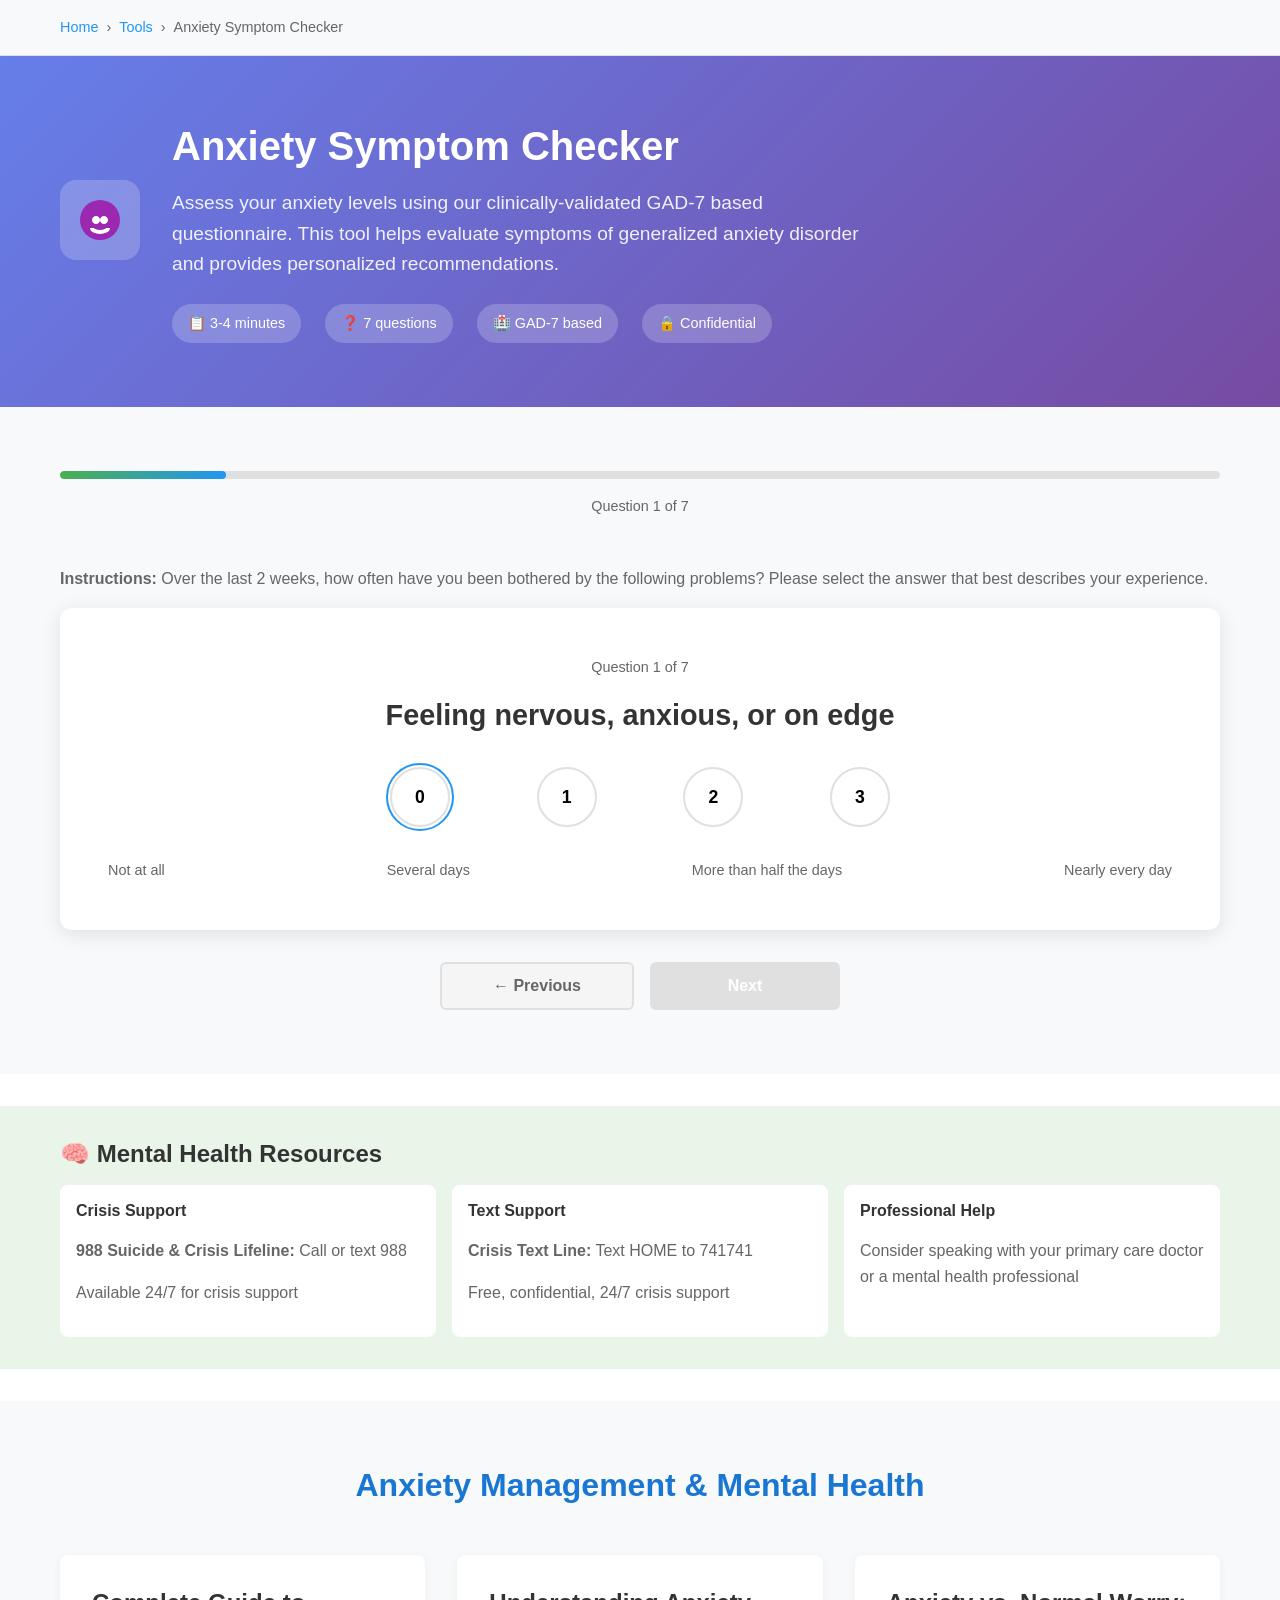
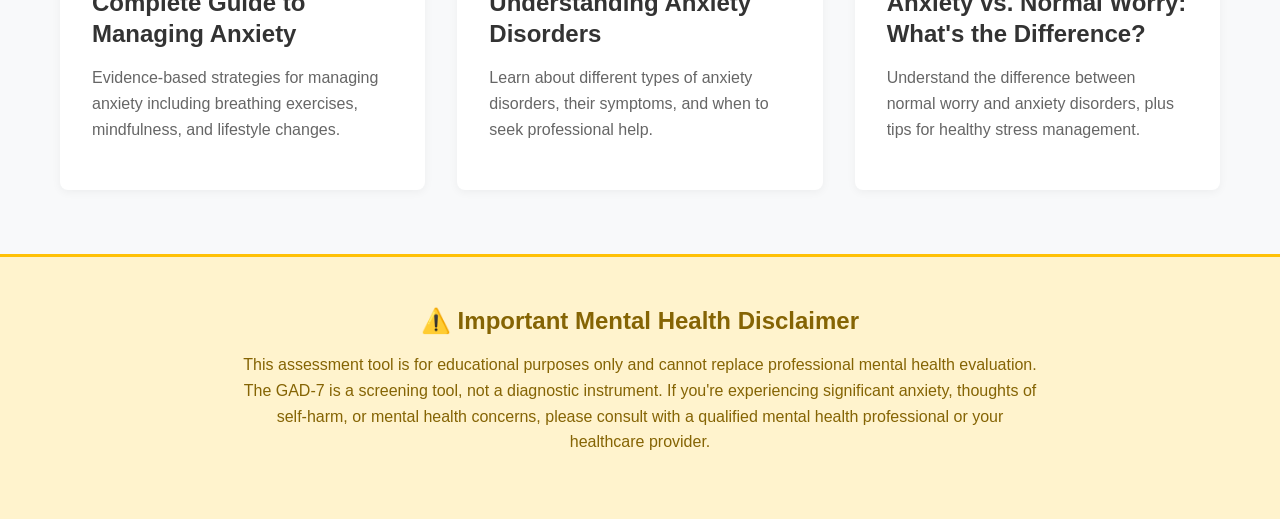
<file: tools/anxiety-symptom-checker/index.html>
<!DOCTYPE html>
<html lang="en">
<head>
    <meta charset="UTF-8">
    <meta name="viewport" content="width=device-width, initial-scale=1.0">
    <title>Anxiety Symptom Checker - Free GAD-7 Assessment Tool | HealthCheckPro</title>
    <meta name="description" content="Free anxiety symptom checker based on GAD-7 questionnaire. Assess worry, nervousness, and anxiety symptoms. Get instant results and mental health guidance.">
    <meta name="keywords" content="anxiety symptoms, GAD-7, anxiety assessment, worry, nervousness, panic, mental health, anxiety disorder">
    
    <!-- Open Graph Meta Tags -->
    <meta property="og:title" content="Anxiety Symptom Checker - Free GAD-7 Assessment">
    <meta property="og:description" content="Assess your anxiety symptoms with our clinically-validated GAD-7 based tool. Get instant results.">
    <meta property="og:url" content="https://healthcheckpro.com/tools/anxiety-symptom-checker/">
    
    <!-- Structured Data -->
    <script type="application/ld+json">
    {
        "@context": "https://schema.org",
        "@type": "MedicalWebPage",
        "name": "Anxiety Symptom Checker",
        "description": "Free online anxiety assessment tool based on the GAD-7 questionnaire for evaluating anxiety symptoms",
        "url": "https://healthcheckpro.com/tools/anxiety-symptom-checker/",
        "mainContentOfPage": {
            "@type": "HealthTopicContent",
            "hasHealthAspect": ["SymptomAssessment", "MentalHealth"]
        },
        "breadcrumb": {
            "@type": "BreadcrumbList",
            "itemListElement": [
                {
                    "@type": "ListItem",
                    "position": 1,
                    "name": "Home",
                    "item": "https://healthcheckpro.com"
                },
                {
                    "@type": "ListItem",
                    "position": 2,
                    "name": "Health Tools",
                    "item": "https://healthcheckpro.com/tools/"
                },
                {
                    "@type": "ListItem",
                    "position": 3,
                    "name": "Anxiety Symptom Checker",
                    "item": "https://healthcheckpro.com/tools/anxiety-symptom-checker/"
                }
            ]
        }
    }
    </script>
    
    <link rel="stylesheet" href="../../assets/css/main.css">
    <link rel="stylesheet" href="../../assets/css/tools.css">
    <link rel="canonical" href="https://healthcheckpro.com/tools/anxiety-symptom-checker/">
</head>
<body>
    <!-- Breadcrumb Navigation -->
    <nav class="breadcrumb" aria-label="Breadcrumb">
        <div class="container">
            <ol>
                <li><a href="/">Home</a></li>
                <li><a href="/tools/">Tools</a></li>
                <li aria-current="page">Anxiety Symptom Checker</li>
            </ol>
        </div>
    </nav>

    <!-- Tool Header -->
    <header class="tool-header">
        <div class="container">
            <div class="tool-info">
                <div class="tool-icon">
                    <svg width="48" height="48" viewBox="0 0 24 24" fill="none" xmlns="http://www.w3.org/2000/svg">
                        <circle cx="12" cy="12" r="10" fill="#9C27B0"/>
                        <path d="M8 12C8 10.9 8.9 10 10 10S12 10.9 12 12S11.1 14 10 14S8 13.1 8 12Z" fill="#fff"/>
                        <path d="M12 12C12 10.9 12.9 10 14 10S16 10.9 16 12S15.1 14 14 14S12 13.1 12 12Z" fill="#fff"/>
                        <path d="M8 16C8 17.1 9.79 18 12 18S16 17.1 16 16" stroke="#fff" stroke-width="2" fill="none"/>
                    </svg>
                </div>
                <div class="tool-details">
                    <h1>Anxiety Symptom Checker</h1>
                    <p>Assess your anxiety levels using our clinically-validated GAD-7 based questionnaire. This tool helps evaluate symptoms of generalized anxiety disorder and provides personalized recommendations.</p>
                    <div class="tool-meta">
                        <span>📋 3-4 minutes</span>
                        <span>❓ 7 questions</span>
                        <span>🏥 GAD-7 based</span>
                        <span>🔒 Confidential</span>
                    </div>
                </div>
            </div>
        </div>
    </header>

    <!-- Quiz Container -->
    <main class="quiz-container">
        <div class="container">
            <!-- Progress Section -->
            <div class="progress-section">
                <div class="progress-bar">
                    <div class="progress-fill"></div>
                </div>
                <span class="progress-text">Question 1 of 7</span>
            </div>

            <!-- Quiz Instructions -->
            <div class="quiz-instructions">
                <p><strong>Instructions:</strong> Over the last 2 weeks, how often have you been bothered by the following problems? Please select the answer that best describes your experience.</p>
            </div>

            <!-- Quiz Questions -->
            <div class="quiz-content">
                <!-- Question 1 -->
                <div class="question active" data-question="1">
                    <span class="question-number">Question 1 of 7</span>
                    <h2>Feeling nervous, anxious, or on edge</h2>
                    <div class="scale-options">
                        <button class="scale-btn" data-value="0" data-weight="0">0</button>
                        <button class="scale-btn" data-value="1" data-weight="1">1</button>
                        <button class="scale-btn" data-value="2" data-weight="2">2</button>
                        <button class="scale-btn" data-value="3" data-weight="3">3</button>
                    </div>
                    <div class="scale-labels">
                        <span>Not at all</span>
                        <span>Several days</span>
                        <span>More than half the days</span>
                        <span>Nearly every day</span>
                    </div>
                </div>

                <!-- Question 2 -->
                <div class="question" data-question="2">
                    <span class="question-number">Question 2 of 7</span>
                    <h2>Not being able to stop or control worrying</h2>
                    <div class="scale-options">
                        <button class="scale-btn" data-value="0" data-weight="0">0</button>
                        <button class="scale-btn" data-value="1" data-weight="1">1</button>
                        <button class="scale-btn" data-value="2" data-weight="2">2</button>
                        <button class="scale-btn" data-value="3" data-weight="3">3</button>
                    </div>
                    <div class="scale-labels">
                        <span>Not at all</span>
                        <span>Several days</span>
                        <span>More than half the days</span>
                        <span>Nearly every day</span>
                    </div>
                </div>

                <!-- Question 3 -->
                <div class="question" data-question="3">
                    <span class="question-number">Question 3 of 7</span>
                    <h2>Worrying too much about different things</h2>
                    <div class="scale-options">
                        <button class="scale-btn" data-value="0" data-weight="0">0</button>
                        <button class="scale-btn" data-value="1" data-weight="1">1</button>
                        <button class="scale-btn" data-value="2" data-weight="2">2</button>
                        <button class="scale-btn" data-value="3" data-weight="3">3</button>
                    </div>
                    <div class="scale-labels">
                        <span>Not at all</span>
                        <span>Several days</span>
                        <span>More than half the days</span>
                        <span>Nearly every day</span>
                    </div>
                </div>

                <!-- Question 4 -->
                <div class="question" data-question="4">
                    <span class="question-number">Question 4 of 7</span>
                    <h2>Trouble relaxing</h2>
                    <div class="scale-options">
                        <button class="scale-btn" data-value="0" data-weight="0">0</button>
                        <button class="scale-btn" data-value="1" data-weight="1">1</button>
                        <button class="scale-btn" data-value="2" data-weight="2">2</button>
                        <button class="scale-btn" data-value="3" data-weight="3">3</button>
                    </div>
                    <div class="scale-labels">
                        <span>Not at all</span>
                        <span>Several days</span>
                        <span>More than half the days</span>
                        <span>Nearly every day</span>
                    </div>
                </div>

                <!-- Question 5 -->
                <div class="question" data-question="5">
                    <span class="question-number">Question 5 of 7</span>
                    <h2>Being so restless that it's hard to sit still</h2>
                    <div class="scale-options">
                        <button class="scale-btn" data-value="0" data-weight="0">0</button>
                        <button class="scale-btn" data-value="1" data-weight="1">1</button>
                        <button class="scale-btn" data-value="2" data-weight="2">2</button>
                        <button class="scale-btn" data-value="3" data-weight="3">3</button>
                    </div>
                    <div class="scale-labels">
                        <span>Not at all</span>
                        <span>Several days</span>
                        <span>More than half the days</span>
                        <span>Nearly every day</span>
                    </div>
                </div>

                <!-- Question 6 -->
                <div class="question" data-question="6">
                    <span class="question-number">Question 6 of 7</span>
                    <h2>Becoming easily annoyed or irritable</h2>
                    <div class="scale-options">
                        <button class="scale-btn" data-value="0" data-weight="0">0</button>
                        <button class="scale-btn" data-value="1" data-weight="1">1</button>
                        <button class="scale-btn" data-value="2" data-weight="2">2</button>
                        <button class="scale-btn" data-value="3" data-weight="3">3</button>
                    </div>
                    <div class="scale-labels">
                        <span>Not at all</span>
                        <span>Several days</span>
                        <span>More than half the days</span>
                        <span>Nearly every day</span>
                    </div>
                </div>

                <!-- Question 7 -->
                <div class="question" data-question="7">
                    <span class="question-number">Question 7 of 7</span>
                    <h2>Feeling afraid as if something awful might happen</h2>
                    <div class="scale-options">
                        <button class="scale-btn" data-value="0" data-weight="0">0</button>
                        <button class="scale-btn" data-value="1" data-weight="1">1</button>
                        <button class="scale-btn" data-value="2" data-weight="2">2</button>
                        <button class="scale-btn" data-value="3" data-weight="3">3</button>
                    </div>
                    <div class="scale-labels">
                        <span>Not at all</span>
                        <span>Several days</span>
                        <span>More than half the days</span>
                        <span>Nearly every day</span>
                    </div>
                </div>
            </div>

            <!-- Navigation Buttons -->
            <div class="quiz-navigation">
                <button id="prevBtn" class="btn-secondary" disabled>← Previous</button>
                <button id="nextBtn" class="btn-primary" disabled>Next →</button>
            </div>
        </div>
    </main>

    <!-- Results Section -->
    <section class="results-section" id="resultsSection" style="display: none;">
        <div class="container">
            <div class="results-content">
                <div class="result-header">
                    <h2>Your Anxiety Assessment Results</h2>
                    <p>Based on your responses over the last 2 weeks:</p>
                </div>
                
                <div class="result-score">
                    <div class="score-circle">
                        <div class="score-content">
                            <span class="score-number">0</span>
                            <span class="score-label">GAD-7 Score</span>
                        </div>
                    </div>
                </div>
                
                <div class="risk-level">Assessment Complete</div>
                
                <div class="result-interpretation">
                    <h3>What This Means</h3>
                    <p id="interpretation-text">Your results will appear here...</p>
                    <ul id="recommendations-list">
                        <!-- Recommendations will be inserted here -->
                    </ul>
                </div>

                <div class="emergency-warning" style="display: none;">
                    <h4>⚠️ Consider Professional Support</h4>
                    <p>Your results suggest significant anxiety that may benefit from professional mental health support. Consider speaking with a healthcare provider or mental health professional.</p>
                </div>

                <div class="result-actions">
                    <button class="restart-quiz">Take Assessment Again</button>
                    <a href="/blog/anxiety-management-guide/" class="btn-primary">Learn Anxiety Management</a>
                </div>
            </div>
        </div>
    </section>

    <!-- Mental Health Resources -->
    <section class="mental-health-resources" style="background-color: #e8f5e8; padding: 2rem 0; margin: 2rem 0;">
        <div class="container">
            <h3>🧠 Mental Health Resources</h3>
            <div style="display: grid; grid-template-columns: repeat(auto-fit, minmax(250px, 1fr)); gap: 1rem; margin-top: 1rem;">
                <div style="background: white; padding: 1rem; border-radius: 8px;">
                    <h4>Crisis Support</h4>
                    <p><strong>988 Suicide & Crisis Lifeline:</strong> Call or text 988</p>
                    <p>Available 24/7 for crisis support</p>
                </div>
                <div style="background: white; padding: 1rem; border-radius: 8px;">
                    <h4>Text Support</h4>
                    <p><strong>Crisis Text Line:</strong> Text HOME to 741741</p>
                    <p>Free, confidential, 24/7 crisis support</p>
                </div>
                <div style="background: white; padding: 1rem; border-radius: 8px;">
                    <h4>Professional Help</h4>
                    <p>Consider speaking with your primary care doctor or a mental health professional</p>
                </div>
            </div>
        </div>
    </section>

    <!-- Related Content -->
    <section class="related-content">
        <div class="container">
            <h2>Anxiety Management & Mental Health</h2>
            <div class="related-grid">
                <div class="related-card">
                    <h3><a href="/blog/anxiety-management-guide/">Complete Guide to Managing Anxiety</a></h3>
                    <p>Evidence-based strategies for managing anxiety including breathing exercises, mindfulness, and lifestyle changes.</p>
                </div>
                <div class="related-card">
                    <h3><a href="/blog/understanding-anxiety-disorders/">Understanding Anxiety Disorders</a></h3>
                    <p>Learn about different types of anxiety disorders, their symptoms, and when to seek professional help.</p>
                </div>
                <div class="related-card">
                    <h3><a href="/blog/anxiety-vs-normal-worry/">Anxiety vs. Normal Worry: What's the Difference?</a></h3>
                    <p>Understand the difference between normal worry and anxiety disorders, plus tips for healthy stress management.</p>
                </div>
            </div>
        </div>
    </section>

    <!-- Medical Disclaimer -->
    <section class="disclaimer-section">
        <div class="container">
            <div class="disclaimer-content">
                <h3>⚠️ Important Mental Health Disclaimer</h3>
                <p>This assessment tool is for educational purposes only and cannot replace professional mental health evaluation. The GAD-7 is a screening tool, not a diagnostic instrument. If you're experiencing significant anxiety, thoughts of self-harm, or mental health concerns, please consult with a qualified mental health professional or your healthcare provider.</p>
            </div>
        </div>
    </section>

    <!-- Scripts -->
    <script src="../../assets/js/main.js"></script>
    <script src="../../assets/js/symptom-checker.js"></script>
</body>
</html>
</file>
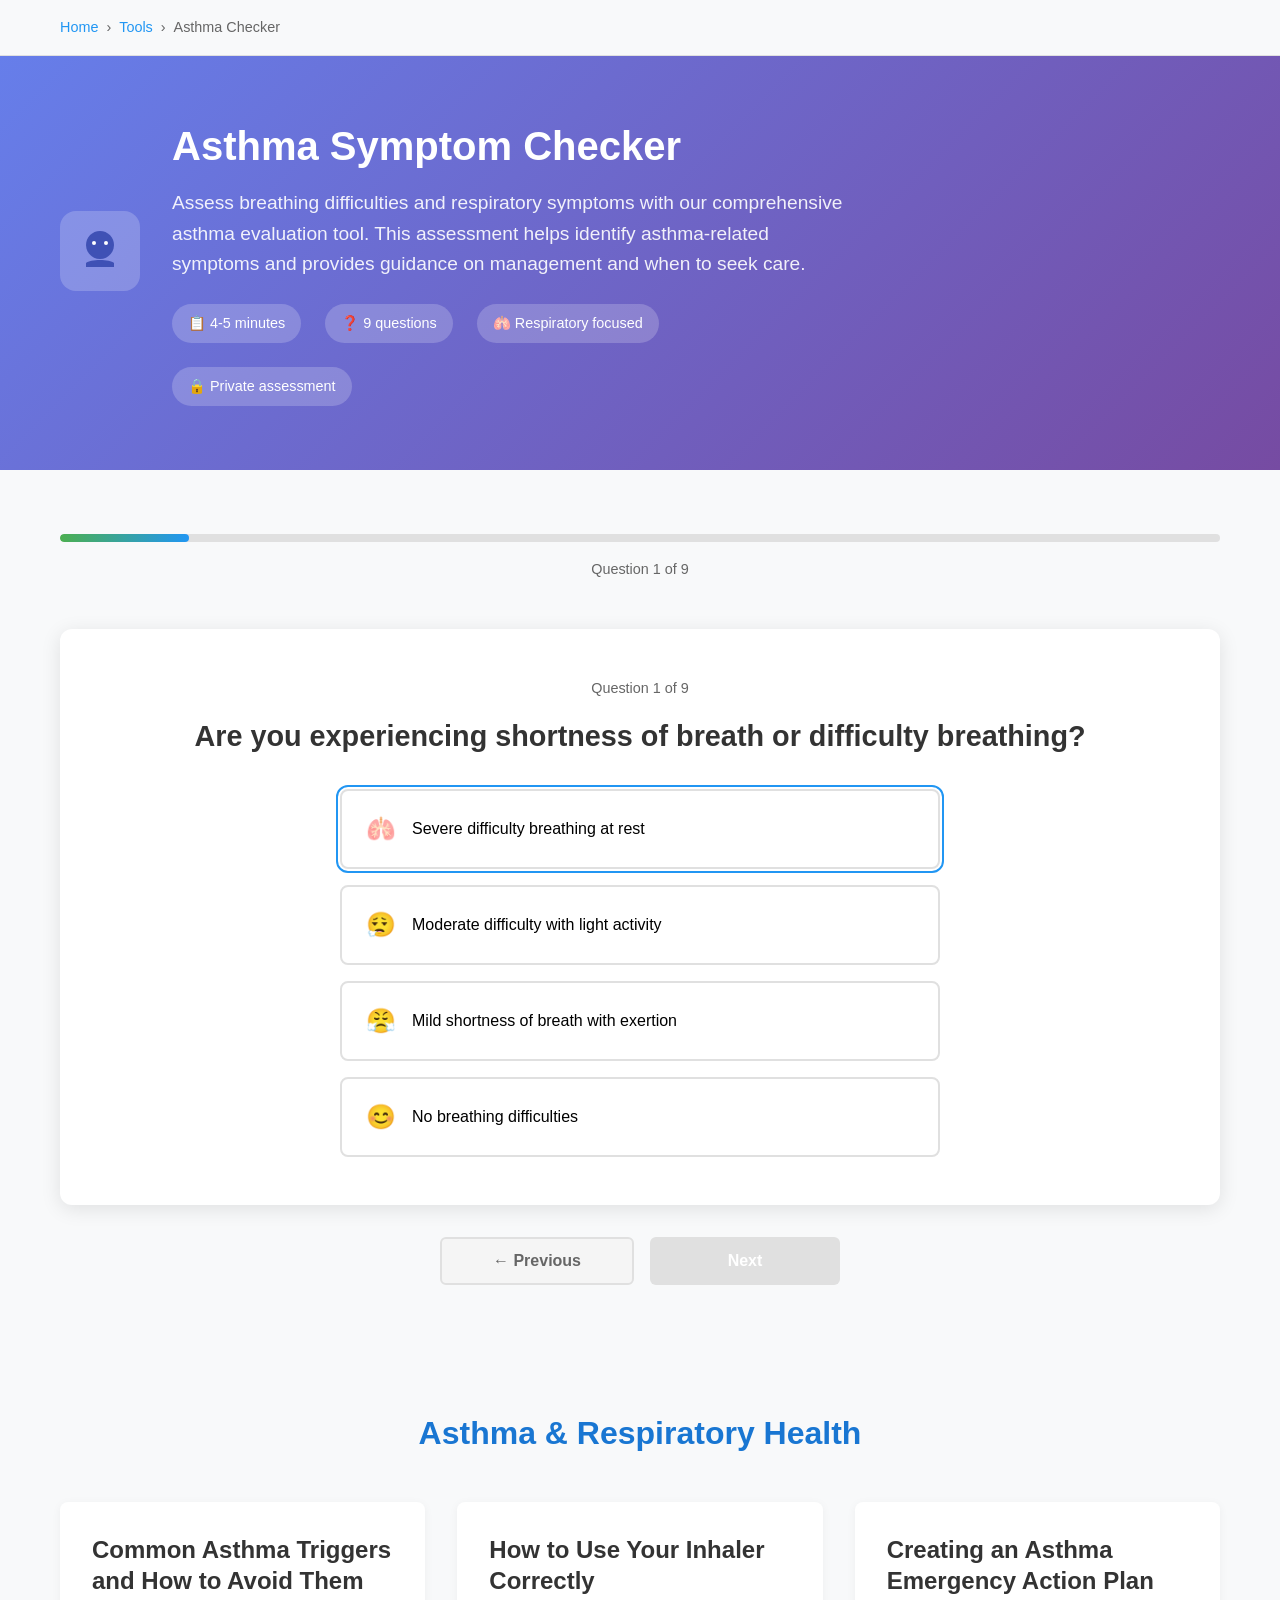
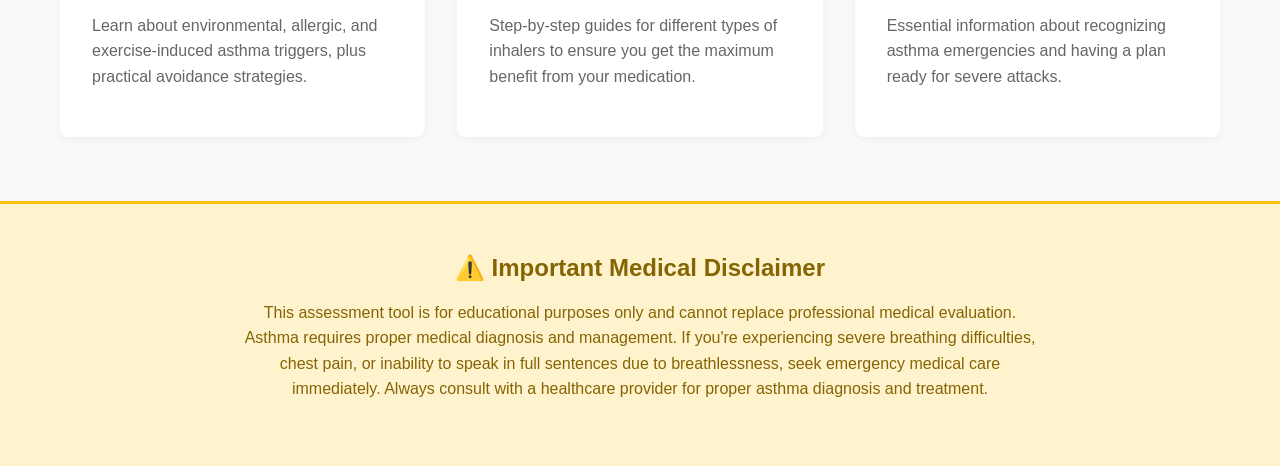
<file: tools/asthma-symptom-checker/index.html>
<!DOCTYPE html>
<html lang="en">
<head>
    <meta charset="UTF-8">
    <meta name="viewport" content="width=device-width, initial-scale=1.0">
    <title>Asthma Symptom Checker - Free Respiratory Assessment Tool | HealthCheckPro</title>
    <meta name="description" content="Free asthma symptom checker. Assess wheezing, shortness of breath, cough, and other respiratory symptoms. Get instant results and breathing guidance.">
    <meta name="keywords" content="asthma symptoms, wheezing, shortness of breath, respiratory problems, breathing difficulties, chest tightness">
    
    <!-- Open Graph Meta Tags -->
    <meta property="og:title" content="Asthma Symptom Checker - Free Assessment">
    <meta property="og:description" content="Assess breathing difficulties and asthma symptoms with our respiratory health evaluation tool.">
    <meta property="og:url" content="https://healthcheckpro.com/tools/asthma-symptom-checker/">
    
    <!-- Structured Data -->
    <script type="application/ld+json">
    {
        "@context": "https://schema.org",
        "@type": "MedicalWebPage",
        "name": "Asthma Symptom Checker",
        "description": "Free online tool to assess asthma and respiratory symptoms",
        "url": "https://healthcheckpro.com/tools/asthma-symptom-checker/",
        "mainContentOfPage": {
            "@type": "HealthTopicContent",
            "hasHealthAspect": ["SymptomAssessment", "RespiratoryHealth"]
        },
        "breadcrumb": {
            "@type": "BreadcrumbList",
            "itemListElement": [
                {
                    "@type": "ListItem",
                    "position": 1,
                    "name": "Home",
                    "item": "https://healthcheckpro.com"
                },
                {
                    "@type": "ListItem",
                    "position": 2,
                    "name": "Health Tools",
                    "item": "https://healthcheckpro.com/tools/"
                },
                {
                    "@type": "ListItem",
                    "position": 3,  
                    "name": "Asthma Checker",
                    "item": "https://healthcheckpro.com/tools/asthma-symptom-checker/"
                }
            ]
        }
    }
    </script>
    
    <link rel="stylesheet" href="../../assets/css/main.css">
    <link rel="stylesheet" href="../../assets/css/tools.css">
    <link rel="canonical" href="https://healthcheckpro.com/tools/asthma-symptom-checker/">
</head>
<body>
    <!-- Breadcrumb Navigation -->
    <nav class="breadcrumb" aria-label="Breadcrumb">
        <div class="container">
            <ol>
                <li><a href="/">Home</a></li>
                <li><a href="/tools/">Tools</a></li>
                <li aria-current="page">Asthma Checker</li>
            </ol>
        </div>
    </nav>

    <!-- Tool Header -->
    <header class="tool-header">
        <div class="container">
            <div class="tool-info">
                <div class="tool-icon">
                    <svg width="48" height="48" viewBox="0 0 24 24" fill="none" xmlns="http://www.w3.org/2000/svg">
                        <path d="M12 2C8.13 2 5 5.13 5 9C5 12.87 8.13 16 12 16S19 12.87 19 9C19 5.13 15.87 2 12 2Z" fill="#3F51B5"/>
                        <path d="M5 18C7 16 17 16 19 18V20H5V18Z" fill="#3F51B5"/>
                        <circle cx="9" cy="8" r="1" fill="#fff"/>
                        <circle cx="15" cy="8" r="1" fill="#fff"/>
                    </svg>
                </div>
                <div class="tool-details">
                    <h1>Asthma Symptom Checker</h1>
                    <p>Assess breathing difficulties and respiratory symptoms with our comprehensive asthma evaluation tool. This assessment helps identify asthma-related symptoms and provides guidance on management and when to seek care.</p>
                    <div class="tool-meta">
                        <span>📋 4-5 minutes</span>
                        <span>❓ 9 questions</span>
                        <span>🫁 Respiratory focused</span>
                        <span>🔒 Private assessment</span>
                    </div>
                </div>
            </div>
        </div>
    </header>

    <!-- Quiz Container -->
    <main class="quiz-container">
        <div class="container">
            <!-- Progress Section -->
            <div class="progress-section">
                <div class="progress-bar">
                    <div class="progress-fill"></div>
                </div>
                <span class="progress-text">Question 1 of 9</span>
            </div>

            <!-- Quiz Questions -->
            <div class="quiz-content">
                <!-- Question 1 -->
                <div class="question active" data-question="1">
                    <span class="question-number">Question 1 of 9</span>
                    <h2>Are you experiencing shortness of breath or difficulty breathing?</h2>
                    <div class="answer-options">
                        <button class="answer-btn" data-value="severe-breathing" data-weight="4">
                            <span class="icon">🫁</span>
                            <span class="text">Severe difficulty breathing at rest</span>
                        </button>
                        <button class="answer-btn" data-value="moderate-breathing" data-weight="3">
                            <span class="icon">😮‍💨</span>
                            <span class="text">Moderate difficulty with light activity</span>
                        </button>
                        <button class="answer-btn" data-value="mild-breathing" data-weight="2">
                            <span class="icon">😤</span>
                            <span class="text">Mild shortness of breath with exertion</span>
                        </button>
                        <button class="answer-btn" data-value="no-breathing" data-weight="0">
                            <span class="icon">😊</span>
                            <span class="text">No breathing difficulties</span>
                        </button>
                    </div>
                </div>

                <!-- Question 2 -->
                <div class="question" data-question="2">
                    <span class="question-number">Question 2 of 9</span>
                    <h2>Do you have wheezing or whistling sounds when breathing?</h2>
                    <div class="answer-options">
                        <button class="answer-btn" data-value="audible-wheezing" data-weight="4">
                            <span class="icon">🎵</span>
                            <span class="text">Loud wheezing audible without stethoscope</span>  
                        </button>
                        <button class="answer-btn" data-value="mild-wheezing" data-weight="3">
                            <span class="icon">🔊</span>
                            <span class="text">Wheezing that comes and goes</span>
                        </button>
                        <button class="answer-btn" data-value="occasional-wheezing" data-weight="2">
                            <span class="icon">🔉</span>
                            <span class="text">Occasional whistling sounds</span>
                        </button>
                        <button class="answer-btn" data-value="no-wheezing" data-weight="0">
                            <span class="icon">🔇</span>
                            <span class="text">No wheezing sounds</span>
                        </button>
                    </div>
                </div>

                <!-- Question 3 -->
                <div class="question" data-question="3">
                    <span class="question-number">Question 3 of 9</span>
                    <h2>Do you have chest tightness or pain?</h2>
                    <div class="answer-options">
                        <button class="answer-btn" data-value="severe-tightness" data-weight="3">
                            <span class="icon">🫷</span>
                            <span class="text">Severe chest tightness or pressure</span>
                        </button>
                        <button class="answer-btn" data-value="moderate-tightness" data-weight="2">
                            <span class="icon">😣</span>
                            <span class="text">Moderate chest tightness</span>
                        </button>
                        <button class="answer-btn" data-value="mild-tightness" data-weight="1">
                            <span class="icon">😐</span>
                            <span class="text">Mild chest discomfort</span>
                        </button>
                        <button class="answer-btn" data-value="no-tightness" data-weight="0">
                            <span class="icon">😌</span>
                            <span class="text">No chest tightness</span>
                        </button>
                    </div>
                </div>

                <!-- Question 4 -->
                <div class="question" data-question="4">
                    <span class="question-number">Question 4 of 9</span>
                    <h2>Do you have a persistent cough?</h2>
                    <div class="answer-options">
                        <button class="answer-btn" data-value="dry-persistent-cough" data-weight="3">
                            <span class="icon">😷</span>
                            <span class="text">Persistent dry cough, especially at night</span>
                        </button>
                        <button class="answer-btn" data-value="productive-cough" data-weight="2">
                            <span class="icon">🤧</span>
                            <span class="text">Cough with clear or white mucus</span>
                        </button>
                        <button class="answer-btn" data-value="occasional-cough" data-weight="1">
                            <span class="icon">😤</span>
                            <span class="text">Occasional cough</span>
                        </button>
                        <button class="answer-btn" data-value="no-cough" data-weight="0">
                            <span class="icon">😊</span>
                            <span class="text">No cough</span>
                        </button>
                    </div>
                </div>

                <!-- Question 5 -->
                <div class="question" data-question="5">
                    <span class="question-number">Question 5 of 9</span>
                    <h2>When do your breathing symptoms occur most?</h2>
                    <div class="answer-options">
                        <button class="answer-btn" data-value="exercise-induced" data-weight="3">
                            <span class="icon">🏃</span>
                            <span class="text">During or after exercise/physical activity</span>
                        </button>
                        <button class="answer-btn" data-value="nighttime" data-weight="3">
                            <span class="icon">🌙</span>
                            <span class="text">At night or early morning</span>
                        </button>
                        <button class="answer-btn" data-value="environmental-triggers" data-weight="3">
                            <span class="icon">🌪️</span>
                            <span class="text">Around allergens, dust, smoke, or strong odors</span>
                        </button>
                        <button class="answer-btn" data-value="random-occurrence" data-weight="1">
                            <span class="icon">🎲</span>
                            <span class="text">Randomly, no clear pattern</span>
                        </button>
                    </div>
                </div>

                <!-- Question 6 -->
                <div class="question" data-question="6">
                    <span class="question-number">Question 6 of 9</span>
                    <h2>Do you have a history of allergies?</h2>
                    <div class="answer-options">
                        <button class="answer-btn" data-value="severe-allergies" data-weight="3">
                            <span class="icon">🤧</span>
                            <span class="text">Yes, severe allergies (seasonal, food, or environmental)</span>
                        </button>
                        <button class="answer-btn" data-value="mild-allergies" data-weight="2">
                            <span class="icon">😮‍💨</span>
                            <span class="text">Yes, mild allergies</span>
                        </button>
                        <button class="answer-btn" data-value="no-known-allergies" data-weight="0">
                            <span class="icon">✅</span>
                            <span class="text">No known allergies</span>
                        </button>
                    </div>
                </div>

                <!-- Question 7 -->
                <div class="question" data-question="7">
                    <span class="question-number">Question 7 of 9</span>
                    <h2>Do you have a family history of asthma or allergies?</h2>
                    <div class="answer-options">
                        <button class="answer-btn" data-value="family-asthma" data-weight="2">
                            <span class="icon">👨‍👩‍👧‍👦</span>
                            <span class="text">Yes, family members have asthma</span>
                        </button>
                        <button class="answer-btn" data-value="family-allergies" data-weight="1">
                            <span class="icon">👥</span>
                            <span class="text">Yes, family members have allergies</span>
                        </button>
                        <button class="answer-btn" data-value="no-family-history" data-weight="0">
                            <span class="icon">🚫</span>
                            <span class="text">No family history of asthma or allergies</span>
                        </button>
                    </div>
                </div>

                <!-- Question 8 -->
                <div class="question" data-question="8">
                    <span class="question-number">Question 8 of 9</span>
                    <h2>How long have you been experiencing these breathing symptoms?</h2>
                    <div class="answer-options">
                        <button class="answer-btn" data-value="recent-onset" data-weight="2">
                            <span class="icon">📅</span>
                            <span class="text">Recent onset (days to weeks)</span>
                        </button>
                        <button class="answer-btn" data-value="several-months" data-weight="3">
                            <span class="icon">📆</span>
                            <span class="text">Several months</span>
                        </button>
                        <button class="answer-btn" data-value="years" data-weight="3">
                            <span class="icon">🗓️</span>
                            <span class="text">Years, on and off</span>
                        </button>
                        <button class="answer-btn" data-value="childhood" data-weight="4">
                            <span class="icon">👶</span>
                            <span class="text">Since childhood</span>
                        </button>
                    </div>
                </div>

                <!-- Question 9 -->
                <div class="question" data-question="9">
                    <span class="question-number">Question 9 of 9</span>
                    <h2>Do you currently use or have you used breathing medications?</h2>
                    <div class="answer-options">
                        <button class="answer-btn" data-value="rescue-inhaler" data-weight="4">
                            <span class="icon">💨</span>
                            <span class="text">Yes, rescue inhaler (albuterol/salbutamol)</span>
                        </button>
                        <button class="answer-btn" data-value="daily-controller" data-weight="4">
                            <span class="icon">📋</span>
                            <span class="text">Yes, daily controller medications</span>
                        </button>
                        <button class="answer-btn" data-value="past-medications" data-weight="2">
                            <span class="icon">⏰</span>
                            <span class="text">Used breathing medications in the past</span>
                        </button>
                        <button class="answer-btn" data-value="no-medications" data-weight="0">
                            <span class="icon">🚫</span>
                            <span class="text">Never used breathing medications</span>
                        </button>
                    </div>
                </div>
            </div>

            <!-- Navigation Buttons -->
            <div class="quiz-navigation">
                <button id="prevBtn" class="btn-secondary" disabled>← Previous</button>
                <button id="nextBtn" class="btn-primary" disabled>Next →</button>
            </div>
        </div>
    </main>

    <!-- Results Section -->
    <section class="results-section" id="resultsSection" style="display: none;">
        <div class="container">
            <div class="results-content">
                <div class="result-header">
                    <h2>Your Asthma Risk Assessment</h2>
                    <p>Based on your respiratory symptoms, here's your evaluation:</p>
                </div>
                
                <div class="result-score">
                    <div class="score-circle">
                        <div class="score-content">
                            <span class="score-number">0</span>
                            <span class="score-label">Risk Score</span>
                        </div>
                    </div>
                </div>
                
                <div class="risk-level">Assessment Complete</div>
                
                <div class="result-interpretation">
                    <h3>What This Means</h3>
                    <p id="interpretation-text">Your results will appear here...</p>
                    <ul id="recommendations-list">
                        <!-- Recommendations will be inserted here -->
                    </ul>
                </div>

                <div class="emergency-warning" style="display: none;">
                    <h4>🚨 Seek Immediate Medical Attention</h4>
                    <p>Based on your severe breathing symptoms, you should seek immediate medical care. If you're having severe difficulty breathing, call emergency services immediately.</p>
                    <div style="text-align: center; margin: 1rem 0;">
                        <a href="tel:911" style="background: #ff4444; color: white; padding: 12px 24px; border-radius: 6px; text-decoration: none; font-weight: bold;">Call 911 - Emergency</a>
                    </div>
                </div>

                <div class="result-actions">
                    <button class="restart-quiz">Take Assessment Again</button>
                    <a href="/blog/asthma-management-guide/" class="btn-primary">Learn About Asthma</a>
                </div>
            </div>
        </div>
    </section>

    <!-- Related Content -->
    <section class="related-content">
        <div class="container">
            <h2>Asthma & Respiratory Health</h2>
            <div class="related-grid">
                <div class="related-card">
                    <h3><a href="/blog/asthma-triggers-guide/">Common Asthma Triggers and How to Avoid Them</a></h3>
                    <p>Learn about environmental, allergic, and exercise-induced asthma triggers, plus practical avoidance strategies.</p>
                </div>
                <div class="related-card">
                    <h3><a href="/blog/using-inhaler-correctly/">How to Use Your Inhaler Correctly</a></h3>
                    <p>Step-by-step guides for different types of inhalers to ensure you get the maximum benefit from your medication.</p>
                </div>
                <div class="related-card">
                    <h3><a href="/blog/asthma-emergency-action-plan/">Creating an Asthma Emergency Action Plan</a></h3>
                    <p>Essential information about recognizing asthma emergencies and having a plan ready for severe attacks.</p>
                </div>
            </div>
        </div>
    </section>

    <!-- Medical Disclaimer -->
    <section class="disclaimer-section">
        <div class="container">
            <div class="disclaimer-content">
                <h3>⚠️ Important Medical Disclaimer</h3>
                <p>This assessment tool is for educational purposes only and cannot replace professional medical evaluation. Asthma requires proper medical diagnosis and management. If you're experiencing severe breathing difficulties, chest pain, or inability to speak in full sentences due to breathlessness, seek emergency medical care immediately. Always consult with a healthcare provider for proper asthma diagnosis and treatment.</p>
            </div>
        </div>
    </section>

    <!-- Scripts -->
    <script src="../../assets/js/main.js"></script>
    <script src="../../assets/js/symptom-checker.js"></script>
</body>
</html>
</file>
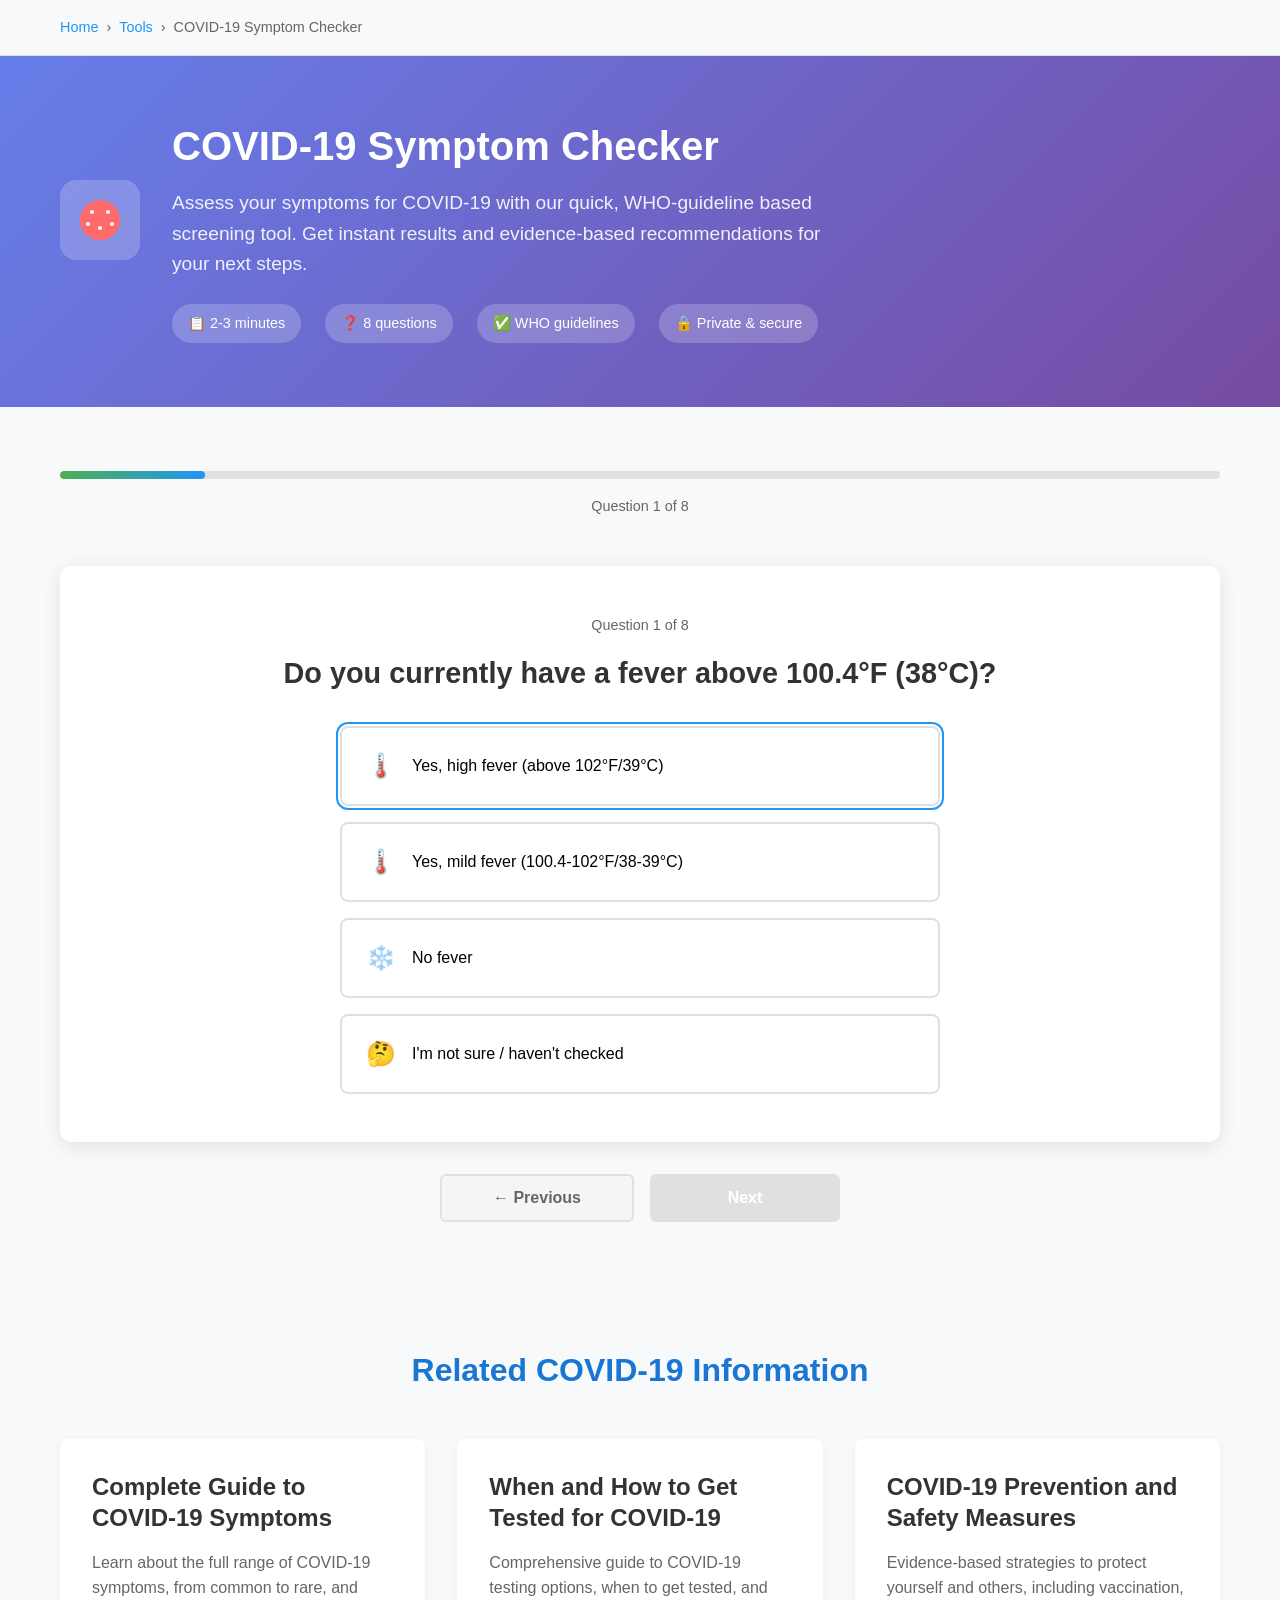
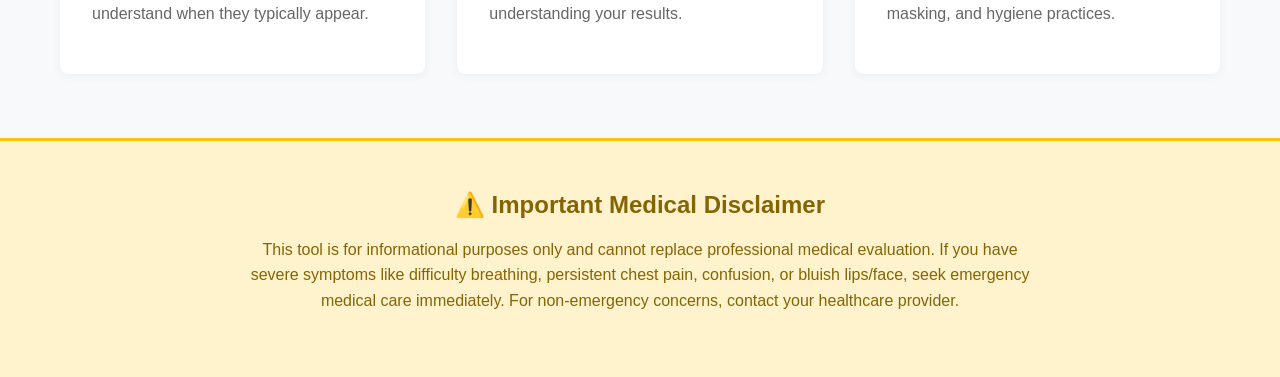
<file: tools/covid-19-symptom-checker/index.html>
<!DOCTYPE html>
<html lang="en">
<head>
    <meta charset="UTF-8">
    <meta name="viewport" content="width=device-width, initial-scale=1.0">
    <title>COVID-19 Symptom Checker - Free Online Assessment | HealthCheckPro</title>
    <meta name="description" content="Free COVID-19 symptom checker. Assess fever, cough, breathing problems, and other symptoms. Get instant results and WHO-guideline based recommendations.">
    <meta name="keywords" content="COVID-19, coronavirus, symptom checker, fever, cough, COVID test, coronavirus symptoms">
    
    <!-- Open Graph Meta Tags -->
    <meta property="og:title" content="COVID-19 Symptom Checker - Free Assessment Tool">
    <meta property="og:description" content="Free COVID-19 symptom checker based on WHO guidelines. Assess your symptoms and get recommendations.">
    <meta property="og:url" content="https://healthcheckpro.com/tools/covid-19-symptom-checker/">
    <meta property="og:type" content="article">
    
    <!-- Structured Data -->
    <script type="application/ld+json">
    {
        "@context": "https://schema.org",
        "@type": "MedicalWebPage",
        "name": "COVID-19 Symptom Checker",
        "description": "Free online tool to assess COVID-19 symptoms and determine risk level based on WHO guidelines",
        "url": "https://healthcheckpro.com/tools/covid-19-symptom-checker/",
        "mainContentOfPage": {
            "@type": "HealthTopicContent",
            "hasHealthAspect": ["SymptomAssessment", "InfectiousDisease"]
        },
        "breadcrumb": {
            "@type": "BreadcrumbList",
            "itemListElement": [
                {
                    "@type": "ListItem",
                    "position": 1,
                    "name": "Home",
                    "item": "https://healthcheckpro.com"
                },
                {
                    "@type": "ListItem",
                    "position": 2,
                    "name": "Health Tools",
                    "item": "https://healthcheckpro.com/tools/"
                },
                {
                    "@type": "ListItem",
                    "position": 3,
                    "name": "COVID-19 Symptom Checker",
                    "item": "https://healthcheckpro.com/tools/covid-19-symptom-checker/"
                }
            ]
        },
        "author": {
            "@type": "Organization",
            "name": "HealthCheckPro"
        },
        "dateModified": "2025-01-31",
        "inLanguage": "en-US"
    }
    </script>
    
    <link rel="stylesheet" href="../../assets/css/main.css">
    <link rel="stylesheet" href="../../assets/css/tools.css">
    <link rel="canonical" href="https://healthcheckpro.com/tools/covid-19-symptom-checker/">
</head>
<body>
    <!-- Breadcrumb Navigation -->
    <nav class="breadcrumb" aria-label="Breadcrumb">
        <div class="container">
            <ol>
                <li><a href="/">Home</a></li>
                <li><a href="/tools/">Tools</a></li>
                <li aria-current="page">COVID-19 Symptom Checker</li>
            </ol>
        </div>
    </nav>

    <!-- Tool Header -->
    <header class="tool-header">
        <div class="container">
            <div class="tool-info">
                <div class="tool-icon">
                    <svg width="48" height="48" viewBox="0 0 24 24" fill="none" xmlns="http://www.w3.org/2000/svg">
                        <circle cx="12" cy="12" r="10" fill="#FF6B6B"/>
                        <circle cx="8" cy="8" r="1" fill="#fff"/>
                        <circle cx="16" cy="8" r="1" fill="#fff"/>
                        <circle cx="12" cy="16" r="1" fill="#fff"/>
                        <circle cx="6" cy="14" r="1" fill="#fff"/>
                        <circle cx="18" cy="14" r="1" fill="#fff"/>
                    </svg>
                </div>
                <div class="tool-details">
                    <h1>COVID-19 Symptom Checker</h1>
                    <p>Assess your symptoms for COVID-19 with our quick, WHO-guideline based screening tool. Get instant results and evidence-based recommendations for your next steps.</p>
                    <div class="tool-meta">
                        <span>📋 2-3 minutes</span>
                        <span>❓ 8 questions</span>
                        <span>✅ WHO guidelines</span>
                        <span>🔒 Private & secure</span>
                    </div>
                </div>
            </div>
        </div>
    </header>

    <!-- Quiz Container -->
    <main class="quiz-container">
        <div class="container">
            <!-- Progress Section -->
            <div class="progress-section">
                <div class="progress-bar">
                    <div class="progress-fill"></div>
                </div>
                <span class="progress-text">Question 1 of 8</span>
            </div>

            <!-- Quiz Questions -->
            <div class="quiz-content">
                <!-- Question 1 -->
                <div class="question active" data-question="1">
                    <span class="question-number">Question 1 of 8</span>
                    <h2>Do you currently have a fever above 100.4°F (38°C)?</h2>
                    <div class="answer-options">
                        <button class="answer-btn" data-value="high-fever" data-weight="4">
                            <span class="icon">🌡️</span>
                            <span class="text">Yes, high fever (above 102°F/39°C)</span>
                        </button>
                        <button class="answer-btn" data-value="mild-fever" data-weight="3">
                            <span class="icon">🌡️</span>
                            <span class="text">Yes, mild fever (100.4-102°F/38-39°C)</span>
                        </button>
                        <button class="answer-btn" data-value="no-fever" data-weight="0">
                            <span class="icon">❄️</span>
                            <span class="text">No fever</span>
                        </button>
                        <button class="answer-btn" data-value="unsure" data-weight="1">
                            <span class="icon">🤔</span>
                            <span class="text">I'm not sure / haven't checked</span>
                        </button>
                    </div>
                </div>

                <!-- Question 2 -->
                <div class="question" data-question="2">
                    <span class="question-number">Question 2 of 8</span>
                    <h2>Are you experiencing a cough?</h2>
                    <div class="answer-options">
                        <button class="answer-btn" data-value="severe-cough" data-weight="4">
                            <span class="icon">😷</span>
                            <span class="text">Yes, severe persistent cough</span>
                        </button>
                        <button class="answer-btn" data-value="dry-cough" data-weight="3">
                            <span class="icon">😮</span>
                            <span class="text">Yes, dry cough</span>
                        </button>
                        <button class="answer-btn" data-value="wet-cough" data-weight="2">
                            <span class="icon">💧</span>
                            <span class="text">Yes, cough with mucus</span>
                        </button>
                        <button class="answer-btn" data-value="mild-cough" data-weight="1">
                            <span class="icon">😤</span>
                            <span class="text">Mild occasional cough</span>
                        </button>
                        <button class="answer-btn" data-value="no-cough" data-weight="0">
                            <span class="icon">😊</span>
                            <span class="text">No cough</span>
                        </button>
                    </div>
                </div>

                <!-- Question 3 -->
                <div class="question" data-question="3">
                    <span class="question-number">Question 3 of 8</span>
                    <h2>Have you lost your sense of taste or smell?</h2>
                    <div class="answer-options">
                        <button class="answer-btn" data-value="complete-loss" data-weight="5">
                            <span class="icon">👃</span>
                            <span class="text">Complete loss of taste and smell</span>
                        </button>
                        <button class="answer-btn" data-value="partial-loss" data-weight="3">
                            <span class="icon">👃</span>
                            <span class="text">Partial loss of taste or smell</span>
                        </button>
                        <button class="answer-btn" data-value="no-change" data-weight="0">
                            <span class="icon">😋</span>
                            <span class="text">No change in taste or smell</span>
                        </button>
                    </div>
                </div>

                <!-- Question 4 -->
                <div class="question" data-question="4">
                    <span class="question-number">Question 4 of 8</span>
                    <h2>Are you experiencing shortness of breath or difficulty breathing?</h2>
                    <div class="answer-options">
                        <button class="answer-btn" data-value="severe-breathing" data-weight="6">
                            <span class="icon">🫁</span>
                            <span class="text">Severe difficulty breathing</span>
                        </button>
                        <button class="answer-btn" data-value="moderate-breathing" data-weight="4">
                            <span class="icon">😰</span>
                            <span class="text">Moderate shortness of breath</span>
                        </button>
                        <button class="answer-btn" data-value="mild-breathing" data-weight="2">
                            <span class="icon">😤</span>
                            <span class="text">Mild shortness of breath with activity</span>
                        </button>
                        <button class="answer-btn" data-value="no-breathing" data-weight="0">
                            <span class="icon">😊</span>
                            <span class="text">No breathing difficulties</span>
                        </button>
                    </div>
                </div>

                <!-- Question 5 -->
                <div class="question" data-question="5">
                    <span class="question-number">Question 5 of 8</span>
                    <h2>Do you have body aches, fatigue, or feel generally unwell?</h2>
                    <div class="answer-options">
                        <button class="answer-btn" data-value="severe-fatigue" data-weight="3">
                            <span class="icon">😴</span>
                            <span class="text">Severe fatigue and body aches</span>
                        </button>
                        <button class="answer-btn" data-value="moderate-fatigue" data-weight="2">
                            <span class="icon">😑</span>
                            <span class="text">Moderate fatigue and some aches</span>
                        </button>
                        <button class="answer-btn" data-value="mild-fatigue" data-weight="1">
                            <span class="icon">🙄</span>
                            <span class="text">Mild fatigue</span>
                        </button>
                        <button class="answer-btn" data-value="no-fatigue" data-weight="0">
                            <span class="icon">😊</span>
                            <span class="text">Feeling normal</span>
                        </button>
                    </div>
                </div>

                <!-- Question 6 -->
                <div class="question" data-question="6">
                    <span class="question-number">Question 6 of 8</span>
                    <h2>Do you have a sore throat or runny nose?</h2>
                    <div class="answer-options">
                        <button class="answer-btn" data-value="both-symptoms" data-weight="2">
                            <span class="icon">🤧</span>
                            <span class="text">Both sore throat and runny nose</span>
                        </button>
                        <button class="answer-btn" data-value="sore-throat" data-weight="1">
                            <span class="icon">😣</span>
                            <span class="text">Sore throat only</span>
                        </button>
                        <button class="answer-btn" data-value="runny-nose" data-weight="1">
                            <span class="icon">🤧</span>
                            <span class="text">Runny nose only</span>
                        </button>
                        <button class="answer-btn" data-value="neither" data-weight="0">
                            <span class="icon">😊</span>
                            <span class="text">Neither</span>
                        </button>
                    </div>
                </div>

                                <!-- Question 7 -->
                <div class="question" data-question="7">
                    <span class="question-number">Question 7 of 8</span>
                    <h2>Have you been in close contact with someone confirmed to have COVID-19?</h2>
                    <p class="question-description">Close contact means within 6 feet for 15+ minutes in the past 14 days</p>
                    <div class="answer-options">
                        <button class="answer-btn" data-value="confirmed-contact" data-weight="4">
                            <span class="icon">👥</span>
                            <span class="text">Yes, confirmed close contact</span>
                        </button>
                        <button class="answer-btn" data-value="possible-contact" data-weight="2">
                            <span class="icon">🤷</span>
                            <span class="text">Possible contact / unsure</span>
                        </button>
                        <button class="answer-btn" data-value="no-contact" data-weight="0">
                            <span class="icon">🛡️</span>
                            <span class="text">No known contact</span>
                        </button>
                    </div>
                </div>

                <!-- Question 8 -->
                <div class="question" data-question="8">
                    <span class="question-number">Question 8 of 8</span>
                    <h2>When did your symptoms first appear?</h2>
                    <div class="answer-options">
                        <button class="answer-btn" data-value="today" data-weight="3">
                            <span class="icon">📅</span>
                            <span class="text">Today</span>
                        </button>
                        <button class="answer-btn" data-value="1-3-days" data-weight="3">
                            <span class="icon">📅</span>
                            <span class="text">1-3 days ago</span>
                        </button>
                        <button class="answer-btn" data-value="4-7-days" data-weight="2">
                            <span class="icon">📅</span>
                            <span class="text">4-7 days ago</span>
                        </button>
                        <button class="answer-btn" data-value="over-week" data-weight="1">
                            <span class="icon">📅</span>
                            <span class="text">More than a week ago</span>
                        </button>
                        <button class="answer-btn" data-value="no-symptoms" data-weight="0">
                            <span class="icon">😊</span>
                            <span class="text">I don't have symptoms</span>
                        </button>
                    </div>
                </div>
            </div>

            <!-- Navigation Buttons -->
            <div class="quiz-navigation">
                <button id="prevBtn" class="btn-secondary" disabled>← Previous</button>
                <button id="nextBtn" class="btn-primary" disabled>Next →</button>
            </div>
        </div>
    </main>

    <!-- Results Section (Hidden initially) -->
    <section class="results-section" id="resultsSection" style="display: none;">
        <div class="container">
            <div class="results-content">
                <div class="result-header">
                    <h2>Your COVID-19 Risk Assessment</h2>
                    <p>Based on your responses, here's your personalized assessment:</p>
                </div>
                
                <div class="result-score">
                    <div class="score-circle">
                        <div class="score-content">
                            <span class="score-number">0</span>
                            <span class="score-label">Risk Score</span>
                        </div>
                    </div>
                </div>
                
                <div class="risk-level">Assessment Complete</div>
                
                <div class="result-interpretation">
                    <h3>What This Means</h3>
                    <p id="interpretation-text">Your results will appear here...</p>
                    <ul id="recommendations-list">
                        <!-- Recommendations will be inserted here -->
                    </ul>
                </div>

                <!-- Emergency Warning (Hidden by default) -->
                <div class="emergency-warning" style="display: none;">
                    <h4>⚠️ Seek Immediate Medical Attention</h4>
                    <p>Based on your symptoms, you should contact healthcare services immediately or call emergency services if you have severe breathing difficulties.</p>
                </div>

                <div class="result-actions">
                    <button class="restart-quiz">Take Assessment Again</button>
                    <a href="/blog/understanding-covid-symptoms/" class="btn-primary">Learn More About COVID-19</a>
                </div>
            </div>
        </div>
    </section>

    <!-- Related Content -->
    <section class="related-content">
        <div class="container">
            <h2>Related COVID-19 Information</h2>
            <div class="related-grid">
                <div class="related-card">
                    <h3><a href="/blog/understanding-covid-symptoms/">Complete Guide to COVID-19 Symptoms</a></h3>
                    <p>Learn about the full range of COVID-19 symptoms, from common to rare, and understand when they typically appear.</p>
                </div>
                <div class="related-card">
                    <h3><a href="/blog/covid-testing-guide/">When and How to Get Tested for COVID-19</a></h3>
                    <p>Comprehensive guide to COVID-19 testing options, when to get tested, and understanding your results.</p>
                </div>
                <div class="related-card">
                    <h3><a href="/blog/covid-prevention/">COVID-19 Prevention and Safety Measures</a></h3>
                    <p>Evidence-based strategies to protect yourself and others, including vaccination, masking, and hygiene practices.</p>
                </div>
            </div>
        </div>
    </section>

    <!-- Medical Disclaimer -->
    <section class="disclaimer-section">
        <div class="container">
            <div class="disclaimer-content">
                <h3>⚠️ Important Medical Disclaimer</h3>
                <p>This tool is for informational purposes only and cannot replace professional medical evaluation. If you have severe symptoms like difficulty breathing, persistent chest pain, confusion, or bluish lips/face, seek emergency medical care immediately. For non-emergency concerns, contact your healthcare provider.</p>
            </div>
        </div>
    </section>

    <!-- Scripts -->
    <script src="../../assets/js/main.js"></script>
    <script src="../../assets/js/symptom-checker.js"></script>
</body>
</html>
</file>
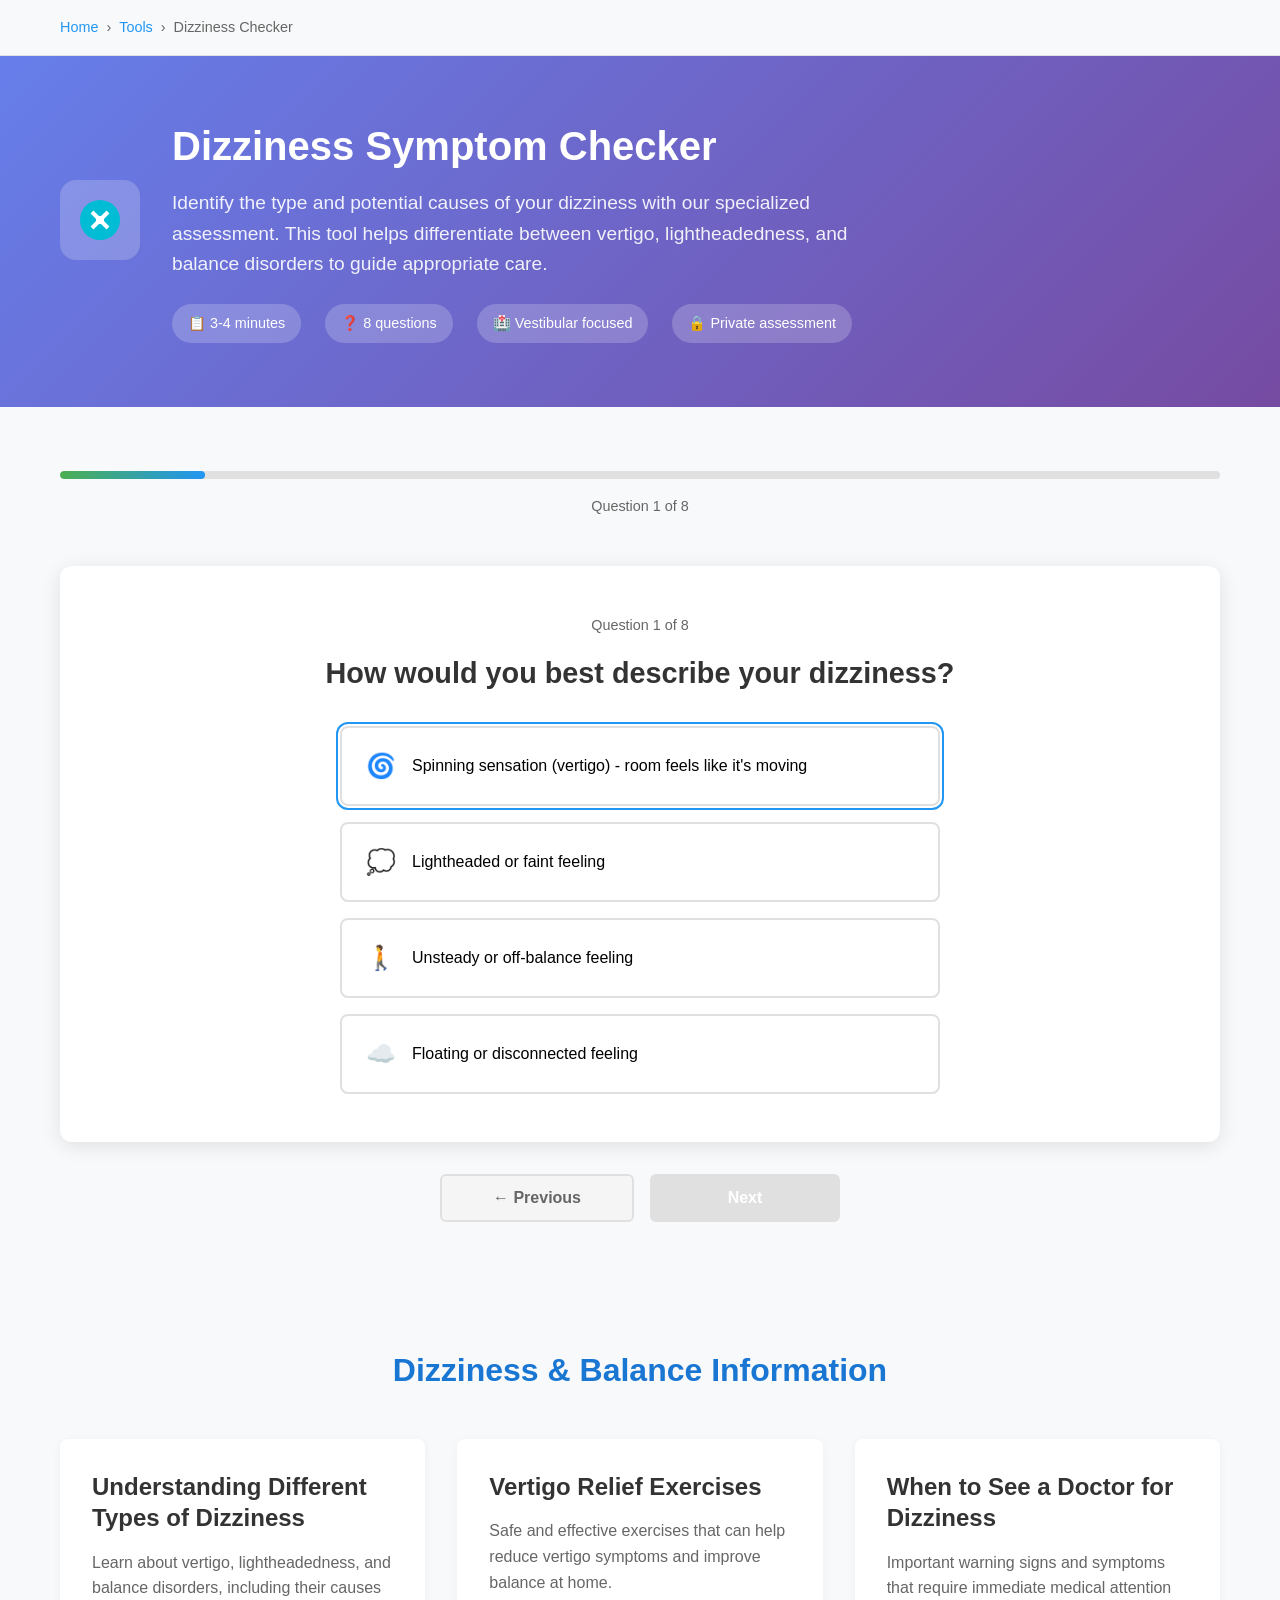
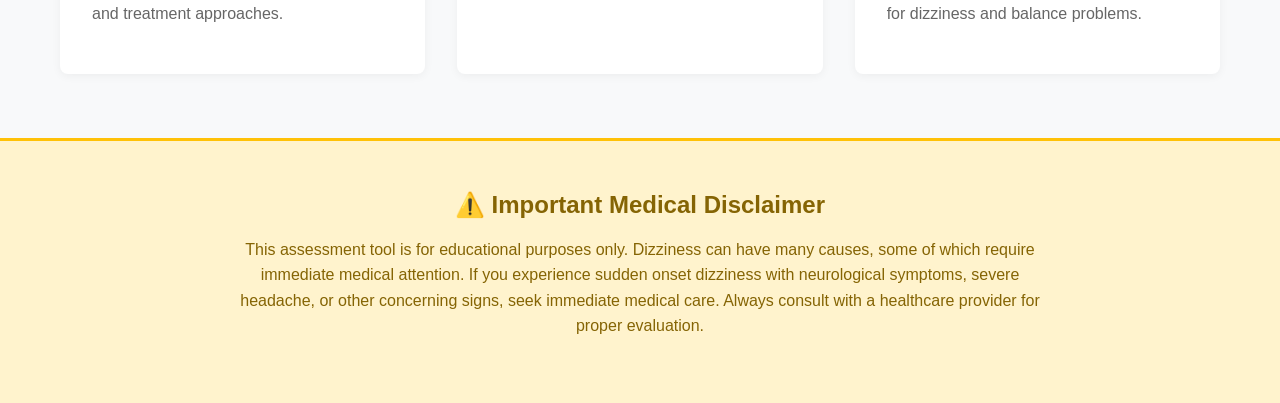
<file: tools/dizziness-symptom-checker/index.html>
<!DOCTYPE html>
<html lang="en">
<head>
    <meta charset="UTF-8">
    <meta name="viewport" content="width=device-width, initial-scale=1.0">
    <title>Dizziness Symptom Checker - Free Balance & Vertigo Assessment | HealthCheckPro</title>
    <meta name="description" content="Free dizziness symptom checker. Assess vertigo, lightheadedness, balance problems, and related symptoms. Get instant results and guidance.">
    <meta name="keywords" content="dizziness symptoms, vertigo, lightheadedness, balance problems, spinning sensation, vestibular disorders">
    
    <!-- Open Graph Meta Tags -->
    <meta property="og:title" content="Dizziness Symptom Checker - Free Assessment">
    <meta property="og:description" content="Assess dizziness and vertigo symptoms with our comprehensive evaluation tool.">
    <meta property="og:url" content="https://healthcheckpro.com/tools/dizziness-symptom-checker/">
    
    <!-- Structured Data -->
    <script type="application/ld+json">
    {
        "@context": "https://schema.org",
        "@type": "MedicalWebPage",
        "name": "Dizziness Symptom Checker",
        "description": "Free online tool to assess dizziness, vertigo, and balance-related symptoms",
        "url": "https://healthcheckpro.com/tools/dizziness-symptom-checker/",
        "mainContentOfPage": {
            "@type": "HealthTopicContent",
            "hasHealthAspect": ["SymptomAssessment", "BalanceDisorders"]
        },
        "breadcrumb": {
            "@type": "BreadcrumbList",
            "itemListElement": [
                {
                    "@type": "ListItem",
                    "position": 1,
                    "name": "Home",
                    "item": "https://healthcheckpro.com"
                },
                {
                    "@type": "ListItem",
                    "position": 2,
                    "name": "Health Tools",
                    "item": "https://healthcheckpro.com/tools/"
                },
                {
                    "@type": "ListItem",
                    "position": 3,
                    "name": "Dizziness Checker",
                    "item": "https://healthcheckpro.com/tools/dizziness-symptom-checker/"
                }
            ]
        }
    }
    </script>
    
    <link rel="stylesheet" href="../../assets/css/main.css">
    <link rel="stylesheet" href="../../assets/css/tools.css">
    <link rel="canonical" href="https://healthcheckpro.com/tools/dizziness-symptom-checker/">
</head>
<body>
    <!-- Breadcrumb Navigation -->
    <nav class="breadcrumb" aria-label="Breadcrumb">
        <div class="container">
            <ol>
                <li><a href="/">Home</a></li>
                <li><a href="/tools/">Tools</a></li>
                <li aria-current="page">Dizziness Checker</li>
            </ol>
        </div>
    </nav>

    <!-- Tool Header -->
    <header class="tool-header">
        <div class="container">
            <div class="tool-info">
                <div class="tool-icon">
                    <svg width="48" height="48" viewBox="0 0 24 24" fill="none" xmlns="http://www.w3.org/2000/svg">
                        <circle cx="12" cy="12" r="10" fill="#00BCD4"/>
                        <path d="M8 8L16 16M16 8L8 16" stroke="#fff" stroke-width="2"/>
                        <circle cx="12" cy="12" r="2" fill="#fff"/>
                    </svg>
                </div>
                <div class="tool-details">
                    <h1>Dizziness Symptom Checker</h1>
                    <p>Identify the type and potential causes of your dizziness with our specialized assessment. This tool helps differentiate between vertigo, lightheadedness, and balance disorders to guide appropriate care.</p>
                    <div class="tool-meta">
                        <span>📋 3-4 minutes</span>
                        <span>❓ 8 questions</span>
                        <span>🏥 Vestibular focused</span>
                        <span>🔒 Private assessment</span>
                    </div>
                </div>
            </div>
        </div>
    </header>

    <!-- Quiz Container -->
    <main class="quiz-container">
        <div class="container">
            <!-- Progress Section -->
            <div class="progress-section">
                <div class="progress-bar">
                    <div class="progress-fill"></div>
                </div>
                <span class="progress-text">Question 1 of 8</span>
            </div>

            <!-- Quiz Questions -->
            <div class="quiz-content">
                <!-- Question 1 -->
                <div class="question active" data-question="1">
                    <span class="question-number">Question 1 of 8</span>
                    <h2>How would you best describe your dizziness?</h2>
                    <div class="answer-options">
                        <button class="answer-btn" data-value="spinning-vertigo" data-weight="4">
                            <span class="icon">🌀</span>
                            <span class="text">Spinning sensation (vertigo) - room feels like it's moving</span>
                        </button>
                        <button class="answer-btn" data-value="lightheaded" data-weight="2">
                            <span class="icon">💭</span>
                            <span class="text">Lightheaded or faint feeling</span>
                        </button>
                        <button class="answer-btn" data-value="unsteady" data-weight="3">
                            <span class="icon">🚶</span>
                            <span class="text">Unsteady or off-balance feeling</span>
                        </button>
                        <button class="answer-btn" data-value="floating" data-weight="2">
                            <span class="icon">☁️</span>
                            <span class="text">Floating or disconnected feeling</span>
                        </button>
                    </div>
                </div>

                <!-- Question 2 -->
                <div class="question" data-question="2">
                    <span class="question-number">Question 2 of 8</span>
                    <h2>When do you experience dizziness most?</h2>
                    <div class="answer-options">
                        <button class="answer-btn" data-value="position-change" data-weight="3">
                            <span class="icon">🔄</span>
                            <span class="text">When changing positions (standing up, rolling over)</span>
                        </button>
                        <button class="answer-btn" data-value="head-movement" data-weight="4">
                            <span class="icon">↕️</span>
                            <span class="text">With head movements or looking up/down</span>
                        </button>
                        <button class="answer-btn" data-value="constant" data-weight="2">
                            <span class="icon">⏰</span>
                            <span class="text">Constantly, regardless of position</span>
                        </button>
                        <button class="answer-btn" data-value="random" data-weight="1">
                            <span class="icon">🎲</span>
                            <span class="text">Randomly, no clear pattern</span>
                        </button>
                    </div>
                </div>

                <!-- Question 3 -->
                <div class="question" data-question="3">
                    <span class="question-number">Question 3 of 8</span>
                    <h2>How long do your dizzy episodes typically last?</h2>
                    <div class="answer-options">
                        <button class="answer-btn" data-value="seconds" data-weight="3">
                            <span class="icon">⚡</span>
                            <span class="text">Seconds to 1 minute</span>
                        </button>
                        <button class="answer-btn" data-value="minutes" data-weight="4">
                            <span class="icon">⏱️</span>
                            <span class="text">Several minutes to hours</span>
                        </button>
                        <button class="answer-btn" data-value="hours-days" data-weight="2">
                            <span class="icon">📅</span>
                            <span class="text">Hours to days</span>
                        </button>
                        <button class="answer-btn" data-value="continuous" data-weight="1">
                            <span class="icon">♾️</span>
                            <span class="text">Nearly continuous</span>
                        </button>
                    </div>
                </div>

                <!-- Question 4 -->
                <div class="question" data-question="4">
                    <span class="question-number">Question 4 of 8</span>
                    <h2>Do you have hearing problems or ear symptoms?</h2>
                    <div class="answer-options">
                        <button class="answer-btn" data-value="hearing-ringing" data-weight="4">
                            <span class="icon">👂</span>
                            <span class="text">Hearing loss and/or ringing in ears</span>
                        </button>
                        <button class="answer-btn" data-value="ear-fullness" data-weight="3">
                            <span class="icon">🔇</span>
                            <span class="text">Ear fullness or pressure</span>
                        </button>
                        <button class="answer-btn" data-value="ear-pain" data-weight="2">
                            <span class="icon">😣</span>
                            <span class="text">Ear pain or discharge</span>
                        </button>
                        <button class="answer-btn" data-value="no-ear-symptoms" data-weight="0">
                            <span class="icon">👂</span>
                            <span class="text">No ear symptoms</span>
                        </button>
                    </div>
                </div>

                <!-- Question 5 -->
                <div class="question" data-question="5">
                    <span class="question-number">Question 5 of 8</span>
                    <h2>Do you experience nausea or vomiting with the dizziness?</h2>
                    <div class="answer-options">
                        <button class="answer-btn" data-value="severe-nausea" data-weight="3">
                            <span class="icon">🤢</span>
                            <span class="text">Severe nausea or vomiting</span>
                        </button>
                        <button class="answer-btn" data-value="mild-nausea" data-weight="2">
                            <span class="icon">😵</span>
                            <span class="text">Mild nausea</span>
                        </button>
                        <button class="answer-btn" data-value="no-nausea" data-weight="0">
                            <span class="icon">😊</span>
                            <span class="text">No nausea</span>
                        </button>
                    </div>
                </div>

                <!-- Question 6 -->
                <div class="question" data-question="6">
                    <span class="question-number">Question 6 of 8</span>
                    <h2>Do you have headaches with your dizziness?</h2>
                    <div class="answer-options">
                        <button class="answer-btn" data-value="severe-headache" data-weight="3">
                            <span class="icon">🤕</span>
                            <span class="text">Severe headaches or migraines</span>
                        </button>
                        <button class="answer-btn" data-value="mild-headache" data-weight="2">
                            <span class="icon">😑</span>
                            <span class="text">Mild headaches</span>
                        </button>
                        <button class="answer-btn" data-value="no-headache" data-weight="0">
                            <span class="icon">😌</span>
                            <span class="text">No headaches</span>
                        </button>
                    </div>
                </div>

                <!-- Question 7 -->
                <div class="question" data-question="7">
                    <span class="question-number">Question 7 of 8</span>
                    <h2>Are you taking any medications?</h2>
                    <div class="answer-options">
                        <button class="answer-btn" data-value="blood-pressure-meds" data-weight="2">
                            <span class="icon">💊</span>
                            <span class="text">Blood pressure or heart medications</span>
                        </button>
                        <button class="answer-btn" data-value="ear-medications" data-weight="3">
                            <span class="icon">🧴</span>
                            <span class="text">Antibiotics or ear medications recently</span>
                        </button>
                        <button class="answer-btn" data-value="other-meds" data-weight="1">
                            <span class="icon">💉</span>
                            <span class="text">Other medications</span>
                        </button>
                        <button class="answer-btn" data-value="no-medications" data-weight="0">
                            <span class="icon">🚫</span>
                            <span class="text">No medications</span>
                        </button>
                    </div>
                </div>

                <!-- Question 8 -->
                <div class="question" data-question="8">
                    <span class="question-number">Question 8 of 8</span>
                    <h2>Do you have any additional symptoms?</h2>
                    <div class="answer-options">
                        <button class="answer-btn" data-value="neurological-symptoms" data-weight="4">
                            <span class="icon">🧠</span>
                            <span class="text">Weakness, numbness, vision changes, or speech problems</span>
                        </button>
                        <button class="answer-btn" data-value="anxiety-symptoms" data-weight="2">
                            <span class="icon">😰</span>
                            <span class="text">Anxiety, rapid heartbeat, or sweating</span>
                        </button>
                        <button class="answer-btn" data-value="fatigue-only" data-weight="1">
                            <span class="icon">😴</span>
                            <span class="text">Just fatigue or tiredness</span>
                        </button>
                        <button class="answer-btn" data-value="no-other-symptoms" data-weight="0">
                            <span class="icon">✅</span>
                            <span class="text">No other symptoms</span>
                        </button>
                    </div>
                </div>
            </div>

            <!-- Navigation Buttons -->
            <div class="quiz-navigation">
                <button id="prevBtn" class="btn-secondary" disabled>← Previous</button>
                <button id="nextBtn" class="btn-primary" disabled>Next →</button>
            </div>
        </div>
    </main>

    <!-- Results Section -->
    <section class="results-section" id="resultsSection" style="display: none;">
        <div class="container">
            <div class="results-content">
                <div class="result-header">
                    <h2>Your Dizziness Assessment</h2>
                    <p>Based on your symptoms, here's your evaluation:</p>
                </div>
                
                <div class="result-score">
                    <div class="score-circle">
                        <div class="score-content">
                            <span class="score-number">0</span>
                            <span class="score-label">Risk Score</span>
                        </div>
                    </div>
                </div>
                
                <div class="risk-level">Assessment Complete</div>
                
                <div class="result-interpretation">
                    <h3>What This Means</h3>
                    <p id="interpretation-text">Your results will appear here...</p>
                    <ul id="recommendations-list">
                        <!-- Recommendations will be inserted here -->
                    </ul>
                </div>

                <div class="emergency-warning" style="display: none;">
                    <h4>⚠️ Seek Medical Attention</h4>
                    <p>Based on your symptoms, especially if you have neurological symptoms, you should contact a healthcare provider promptly.</p>
                </div>

                <div class="result-actions">
                    <button class="restart-quiz">Take Assessment Again</button>
                    <a href="/blog/dizziness-causes-treatment/" class="btn-primary">Learn About Dizziness</a>
                </div>
            </div>
        </div>
    </section>

    <!-- Related Content -->
    <section class="related-content">
        <div class="container">
            <h2>Dizziness & Balance Information</h2>
            <div class="related-grid">
                <div class="related-card">
                    <h3><a href="/blog/types-of-dizziness/">Understanding Different Types of Dizziness</a></h3>
                    <p>Learn about vertigo, lightheadedness, and balance disorders, including their causes and treatment approaches.</p>
                </div>
                <div class="related-card">
                    <h3><a href="/blog/vertigo-exercises/">Vertigo Relief Exercises</a></h3>
                    <p>Safe and effective exercises that can help reduce vertigo symptoms and improve balance at home.</p>
                </div>
                <div class="related-card">
                    <h3><a href="/blog/when-to-see-doctor-dizziness/">When to See a Doctor for Dizziness</a></h3>
                    <p>Important warning signs and symptoms that require immediate medical attention for dizziness and balance problems.</p>
                </div>
            </div>
        </div>
    </section>

    <!-- Medical Disclaimer -->
    <section class="disclaimer-section">
        <div class="container">
            <div class="disclaimer-content">
                <h3>⚠️ Important Medical Disclaimer</h3>
                <p>This assessment tool is for educational purposes only. Dizziness can have many causes, some of which require immediate medical attention. If you experience sudden onset dizziness with neurological symptoms, severe headache, or other concerning signs, seek immediate medical care. Always consult with a healthcare provider for proper evaluation.</p>
            </div>
        </div>
    </section>

    <!-- Scripts -->
    <script src="../../assets/js/main.js"></script>
    <script src="../../assets/js/symptom-checker.js"></script>
</body>
</html>
</file>
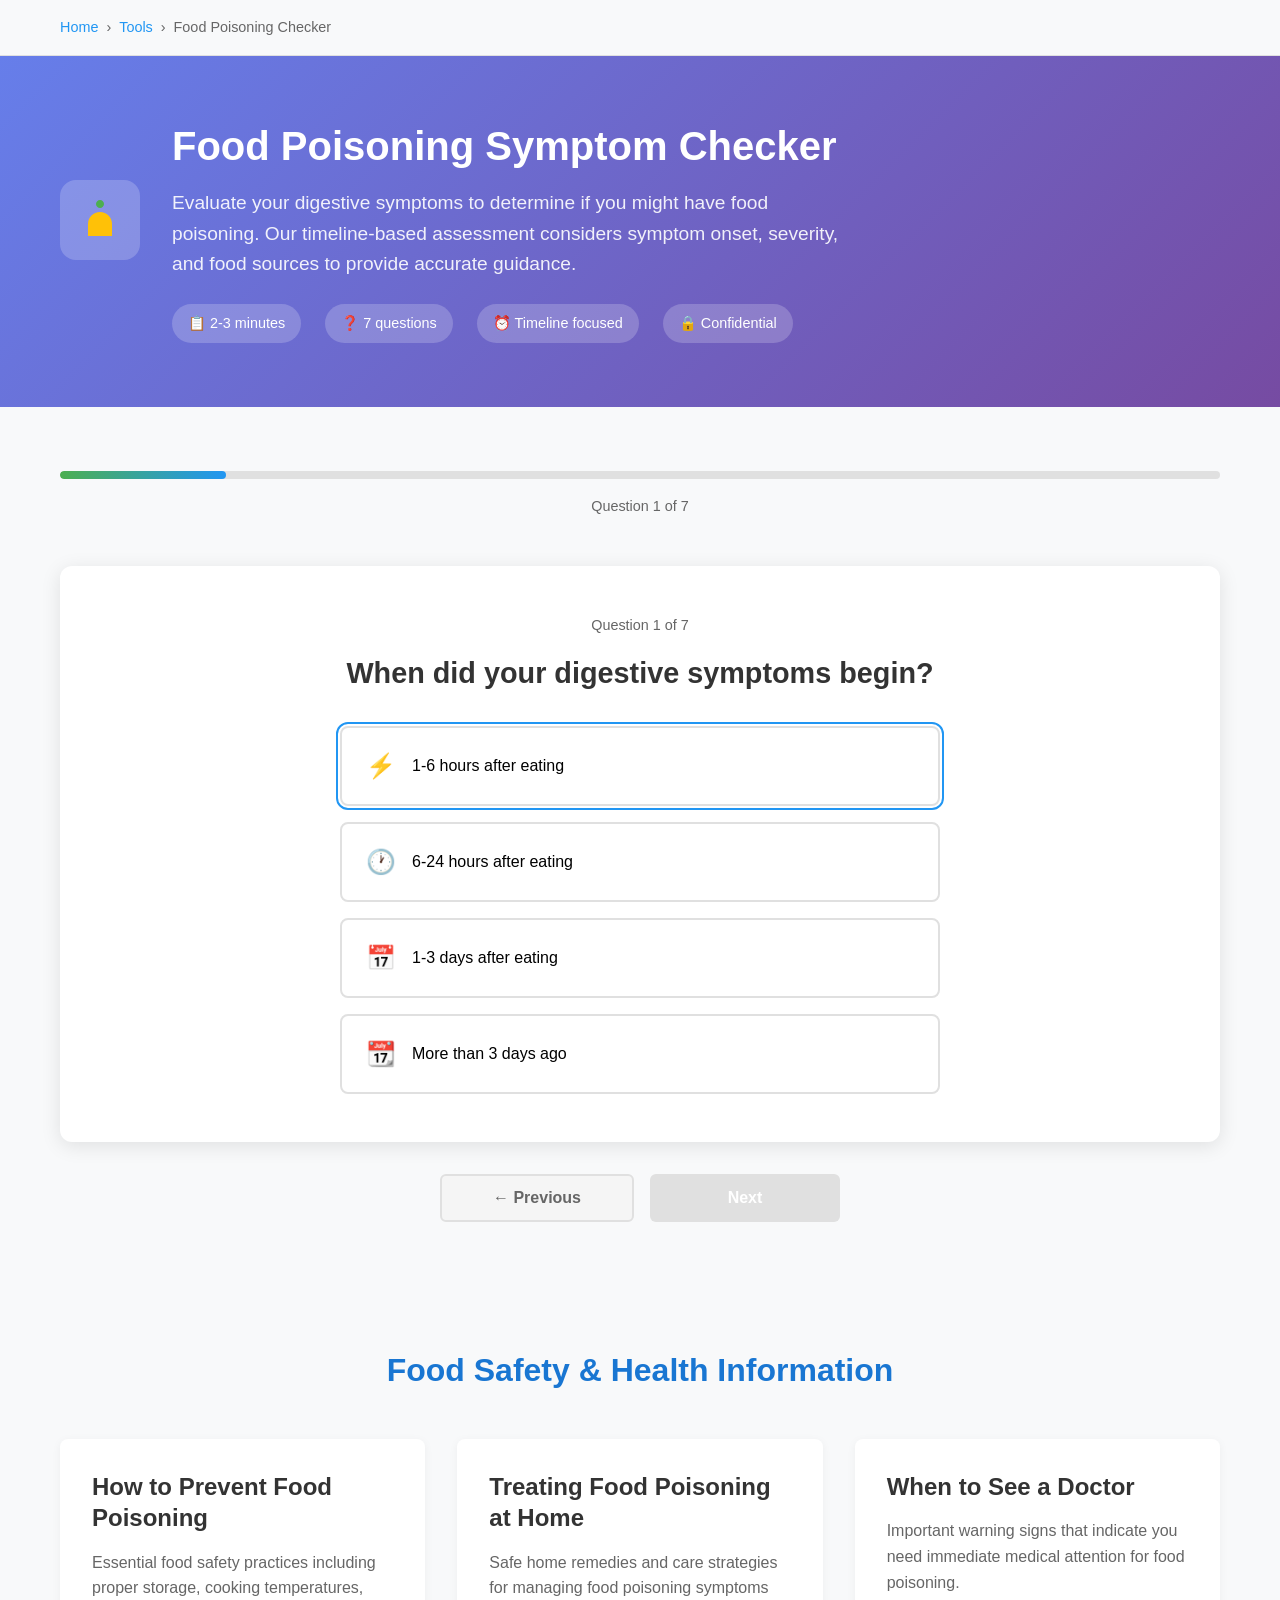
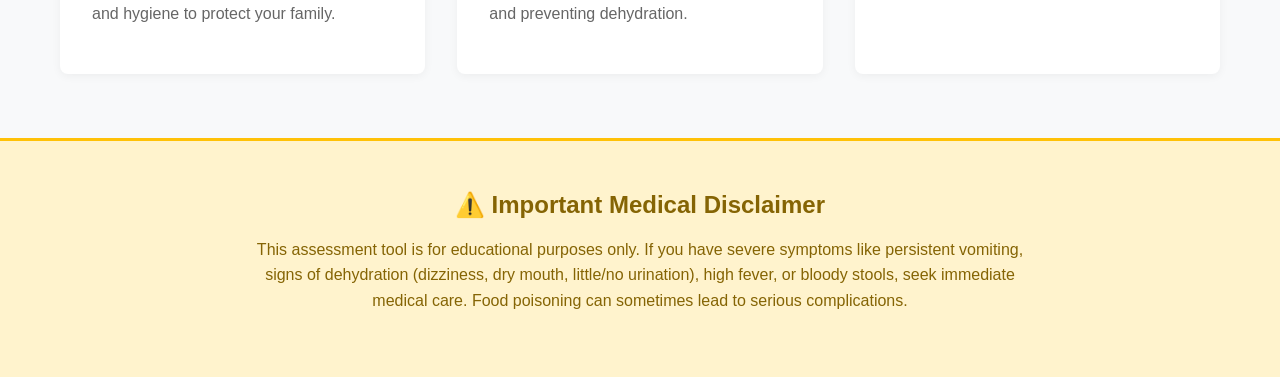
<file: tools/food-poisoning-symptom-checker/index.html>
<!DOCTYPE html>
<html lang="en">
<head>
    <meta charset="UTF-8">
    <meta name="viewport" content="width=device-width, initial-scale=1.0">
    <title>Food Poisoning Symptom Checker - Free Assessment Tool | HealthCheckPro</title>
    <meta name="description" content="Free food poisoning symptom checker. Assess nausea, vomiting, diarrhea and digestive symptoms. Get timeline-based evaluation and food safety guidance.">
    <meta name="keywords" content="food poisoning, foodborne illness, nausea, vomiting, diarrhea, digestive problems, food safety">
    
    <!-- Open Graph Meta Tags -->
    <meta property="og:title" content="Food Poisoning Symptom Checker - Free Assessment">
    <meta property="og:description" content="Assess digestive symptoms to determine if you might have food poisoning. Get instant results and recommendations.">
    <meta property="og:url" content="https://healthcheckpro.com/tools/food-poisoning-symptom-checker/">
    
    <!-- Structured Data -->
    <script type="application/ld+json">
    {
        "@context": "https://schema.org",
        "@type": "MedicalWebPage",
        "name": "Food Poisoning Symptom Checker",
        "description": "Free online tool to assess food poisoning symptoms based on timeline and symptom severity",
        "url": "https://healthcheckpro.com/tools/food-poisoning-symptom-checker/",
        "mainContentOfPage": {
            "@type": "HealthTopicContent",
            "hasHealthAspect": ["SymptomAssessment", "FoodSafety"]
        },
        "breadcrumb": {
            "@type": "BreadcrumbList",
            "itemListElement": [
                {
                    "@type": "ListItem",
                    "position": 1,
                    "name": "Home",
                    "item": "https://healthcheckpro.com"
                },
                {
                    "@type": "ListItem",
                    "position": 2,
                    "name": "Health Tools",
                    "item": "https://healthcheckpro.com/tools/"
                },
                {
                    "@type": "ListItem",
                    "position": 3,
                    "name": "Food Poisoning Checker",
                    "item": "https://healthcheckpro.com/tools/food-poisoning-symptom-checker/"
                }
            ]
        }
    }
    </script>
    
    <link rel="stylesheet" href="../../assets/css/main.css">
    <link rel="stylesheet" href="../../assets/css/tools.css">
    <link rel="canonical" href="https://healthcheckpro.com/tools/food-poisoning-symptom-checker/">
</head>
<body>
    <!-- Breadcrumb Navigation -->
    <nav class="breadcrumb" aria-label="Breadcrumb">
        <div class="container">
            <ol>
                <li><a href="/">Home</a></li>
                <li><a href="/tools/">Tools</a></li>
                <li aria-current="page">Food Poisoning Checker</li>
            </ol>
        </div>
    </nav>

    <!-- Tool Header -->
    <header class="tool-header">
        <div class="container">
            <div class="tool-info">
                <div class="tool-icon">
                    <svg width="48" height="48" viewBox="0 0 24 24" fill="none" xmlns="http://www.w3.org/2000/svg">
                        <path d="M12 2C13.1 2 14 2.9 14 4C14 5.1 13.1 6 12 6C10.9 6 10 5.1 10 4C10 2.9 10.9 2 12 2Z" fill="#4CAF50"/>
                        <path d="M12 8C8.69 8 6 10.69 6 14V20H18V14C18 10.69 15.31 8 12 8Z" fill="#FFC107"/>
                    </svg>
                </div>
                <div class="tool-details">
                    <h1>Food Poisoning Symptom Checker</h1>
                    <p>Evaluate your digestive symptoms to determine if you might have food poisoning. Our timeline-based assessment considers symptom onset, severity, and food sources to provide accurate guidance.</p>
                    <div class="tool-meta">
                        <span>📋 2-3 minutes</span>
                        <span>❓ 7 questions</span>
                        <span>⏰ Timeline focused</span>
                        <span>🔒 Confidential</span>
                    </div>
                </div>
            </div>
        </div>
    </header>

    <!-- Quiz Container -->
    <main class="quiz-container">
        <div class="container">
            <!-- Progress Section -->
            <div class="progress-section">
                <div class="progress-bar">
                    <div class="progress-fill"></div>
                </div>
                <span class="progress-text">Question 1 of 7</span>
            </div>

            <!-- Quiz Questions -->
            <div class="quiz-content">
                <!-- Question 1 -->
                <div class="question active" data-question="1">
                    <span class="question-number">Question 1 of 7</span>
                    <h2>When did your digestive symptoms begin?</h2>
                    <div class="answer-options">
                        <button class="answer-btn" data-value="1-6-hours" data-weight="4">
                            <span class="icon">⚡</span>
                            <span class="text">1-6 hours after eating</span>
                        </button>
                        <button class="answer-btn" data-value="6-24-hours" data-weight="3">
                            <span class="icon">🕐</span>
                            <span class="text">6-24 hours after eating</span>
                        </button>
                        <button class="answer-btn" data-value="1-3-days" data-weight="2">
                            <span class="icon">📅</span>
                            <span class="text">1-3 days after eating</span>
                        </button>
                        <button class="answer-btn" data-value="over-3-days" data-weight="0">
                            <span class="icon">📆</span>
                            <span class="text">More than 3 days ago</span>
                        </button>
                    </div>
                </div>

                <!-- Question 2 -->
                <div class="question" data-question="2">
                    <span class="question-number">Question 2 of 7</span>
                    <h2>Are you experiencing nausea or vomiting?</h2>
                    <div class="answer-options">
                        <button class="answer-btn" data-value="severe-vomiting" data-weight="4">
                            <span class="icon">🤮</span>
                            <span class="text">Severe vomiting (unable to keep fluids down)</span>
                        </button>
                        <button class="answer-btn" data-value="moderate-vomiting" data-weight="3">
                            <span class="icon">🤢</span>
                            <span class="text">Moderate vomiting (several episodes)</span>
                        </button>
                        <button class="answer-btn" data-value="mild-nausea" data-weight="2">
                            <span class="icon">😵</span>
                            <span class="text">Nausea with little or no vomiting</span>
                        </button>
                        <button class="answer-btn" data-value="no-nausea" data-weight="0">
                            <span class="icon">😊</span>
                            <span class="text">No nausea or vomiting</span>
                        </button>
                    </div>
                </div>

                <!-- Question 3 -->
                <div class="question" data-question="3">
                    <span class="question-number">Question 3 of 7</span>
                    <h2>Do you have diarrhea?</h2>
                    <div class="answer-options">
                        <button class="answer-btn" data-value="severe-diarrhea" data-weight="4">
                            <span class="icon">🚨</span>
                            <span class="text">Severe watery diarrhea (6+ times/day)</span>
                        </button>
                        <button class="answer-btn" data-value="moderate-diarrhea" data-weight="3">
                            <span class="icon">💩</span>
                            <span class="text">Moderate diarrhea (3-5 times/day)</span>
                        </button>
                        <button class="answer-btn" data-value="loose-stools" data-weight="2">
                            <span class="icon">🤔</span>
                            <span class="text">Loose stools (1-2 times/day)</span>
                        </button>
                        <button class="answer-btn" data-value="no-diarrhea" data-weight="0">
                            <span class="icon">✅</span>
                            <span class="text">No diarrhea</span>
                        </button>
                    </div>
                </div>

                <!-- Question 4 -->
                <div class="question" data-question="4">
                    <span class="question-number">Question 4 of 7</span>
                    <h2>Do you have abdominal pain or cramping?</h2>
                    <div class="answer-options">
                        <button class="answer-btn" data-value="severe-pain" data-weight="3">
                            <span class="icon">😰</span>
                            <span class="text">Severe abdominal pain</span>
                        </button>
                        <button class="answer-btn" data-value="moderate-pain" data-weight="2">
                            <span class="icon">😣</span>
                            <span class="text">Moderate cramping</span>
                        </button>
                        <button class="answer-btn" data-value="mild-pain" data-weight="1">
                            <span class="icon">😐</span>
                            <span class="text">Mild discomfort</span>
                        </button>
                        <button class="answer-btn" data-value="no-pain" data-weight="0">
                            <span class="icon">😌</span>
                            <span class="text">No abdominal pain</span>
                        </button>
                    </div>
                </div>

                <!-- Question 5 -->
                <div class="question" data-question="5">
                    <span class="question-number">Question 5 of 7</span>
                    <h2>Do you have a fever or feel feverish?</h2>
                    <div class="answer-options">
                        <button class="answer-btn" data-value="high-fever" data-weight="3">
                            <span class="icon">🌡️</span>
                            <span class="text">High fever (over 101°F/38.3°C)</span>
                        </button>
                        <button class="answer-btn" data-value="low-fever" data-weight="2">
                            <span class="icon">🤒</span>
                            <span class="text">Low-grade fever or feeling feverish</span>
                        </button>
                        <button class="answer-btn" data-value="no-fever" data-weight="0">
                            <span class="icon">❄️</span>
                            <span class="text">No fever</span>
                        </button>
                    </div>
                </div>

                <!-- Question 6 -->
                <div class="question" data-question="6">
                    <span class="question-number">Question 6 of 7</span>
                    <h2>What type of food did you eat before symptoms started?</h2>
                    <div class="answer-options">
                        <button class="answer-btn" data-value="high-risk-food" data-weight="4">
                            <span class="icon">🥩</span>
                            <span class="text">Raw/undercooked meat, seafood, or eggs</span>
                        </button>
                        <button class="answer-btn" data-value="dairy-mayo" data-weight="3">
                            <span class="icon">🥛</span>
                            <span class="text">Dairy products or mayonnaise-based foods</span>
                        </button>
                        <button class="answer-btn" data-value="restaurant-buffet" data-weight="3">
                            <span class="icon">🍽️</span>
                            <span class="text">Restaurant, buffet, or takeout food</span>
                        </button>
                        <button class="answer-btn" data-value="home-cooked" data-weight="1">
                            <span class="icon">🏠</span>
                            <span class="text">Home-cooked food</span>
                        </button>
                        <button class="answer-btn" data-value="unsure" data-weight="2">
                            <span class="icon">🤷</span>
                            <span class="text">Not sure / multiple foods</span>
                        </button>
                    </div>
                </div>

                <!-- Question 7 -->
                <div class="question" data-question="7">
                    <span class="question-number">Question 7 of 7</span>
                    <h2>Did others who ate the same food also become ill?</h2>
                    <div class="answer-options">
                        <button class="answer-btn" data-value="others-sick" data-weight="4">
                            <span class="icon">👥</span>
                            <span class="text">Yes, multiple people got sick</span>
                        </button>
                        <button class="answer-btn" data-value="one-other-sick" data-weight="3">
                            <span class="icon">👫</span>
                            <span class="text">Yes, one other person got sick</span>
                        </button>
                        <button class="answer-btn" data-value="others-fine" data-weight="1">
                            <span class="icon">😊</span>
                            <span class="text">No, others who ate the same food are fine</span>
                        </button>
                        <button class="answer-btn" data-value="ate-alone" data-weight="0">
                            <span class="icon">🍽️</span>
                            <span class="text">I ate alone / don't know</span>
                        </button>
                    </div>
                </div>
            </div>

            <!-- Navigation Buttons -->
            <div class="quiz-navigation">
                <button id="prevBtn" class="btn-secondary" disabled>← Previous</button>
                <button id="nextBtn" class="btn-primary" disabled>Next →</button>
            </div>
        </div>
    </main>

    <!-- Results Section -->
    <section class="results-section" id="resultsSection" style="display: none;">
        <div class="container">
            <div class="results-content">
                <div class="result-header">
                    <h2>Your Food Poisoning Assessment</h2>
                    <p>Based on your symptoms and timeline, here's your evaluation:</p>
                </div>
                
                <div class="result-score">
                    <div class="score-circle">
                        <div class="score-content">
                            <span class="score-number">0</span>
                            <span class="score-label">Risk Score</span>
                        </div>
                    </div>
                </div>
                
                <div class="risk-level">Assessment Complete</div>
                
                <div class="result-interpretation">
                    <h3>What This Means</h3>
                    <p id="interpretation-text">Your results will appear here...</p>
                    <ul id="recommendations-list">
                        <!-- Recommendations will be inserted here -->
                    </ul>
                </div>

                <div class="emergency-warning" style="display: none;">
                    <h4>⚠️ Seek Medical Attention</h4>
                    <p>Based on your symptoms, you should consider contacting a healthcare provider, especially if you have signs of severe dehydration.</p>
                </div>

                <div class="result-actions">
                    <button class="restart-quiz">Take Assessment Again</button>
                    <a href="/blog/food-poisoning-prevention/" class="btn-primary">Learn About Food Safety</a>
                </div>
            </div>
        </div>
    </section>

    <!-- Related Content -->
    <section class="related-content">
        <div class="container">
            <h2>Food Safety & Health Information</h2>
            <div class="related-grid">
                <div class="related-card">
                    <h3><a href="/blog/food-poisoning-prevention/">How to Prevent Food Poisoning</a></h3>
                    <p>Essential food safety practices including proper storage, cooking temperatures, and hygiene to protect your family.</p>
                </div>
                <div class="related-card">
                    <h3><a href="/blog/food-poisoning-treatment/">Treating Food Poisoning at Home</a></h3>
                    <p>Safe home remedies and care strategies for managing food poisoning symptoms and preventing dehydration.</p>
                </div>
                <div class="related-card">
                    <h3><a href="/blog/when-to-see-doctor-food-poisoning/">When to See a Doctor</a></h3>
                    <p>Important warning signs that indicate you need immediate medical attention for food poisoning.</p>
                </div>
            </div>
        </div>
    </section>

    <!-- Medical Disclaimer -->
    <section class="disclaimer-section">
        <div class="container">
            <div class="disclaimer-content">
                <h3>⚠️ Important Medical Disclaimer</h3>
                <p>This assessment tool is for educational purposes only. If you have severe symptoms like persistent vomiting, signs of dehydration (dizziness, dry mouth, little/no urination), high fever, or bloody stools, seek immediate medical care. Food poisoning can sometimes lead to serious complications.</p>
            </div>
        </div>
    </section>

    <!-- Scripts -->
    <script src="../../assets/js/main.js"></script>
    <script src="../../assets/js/symptom-checker.js"></script>
</body>
</html>
</file>
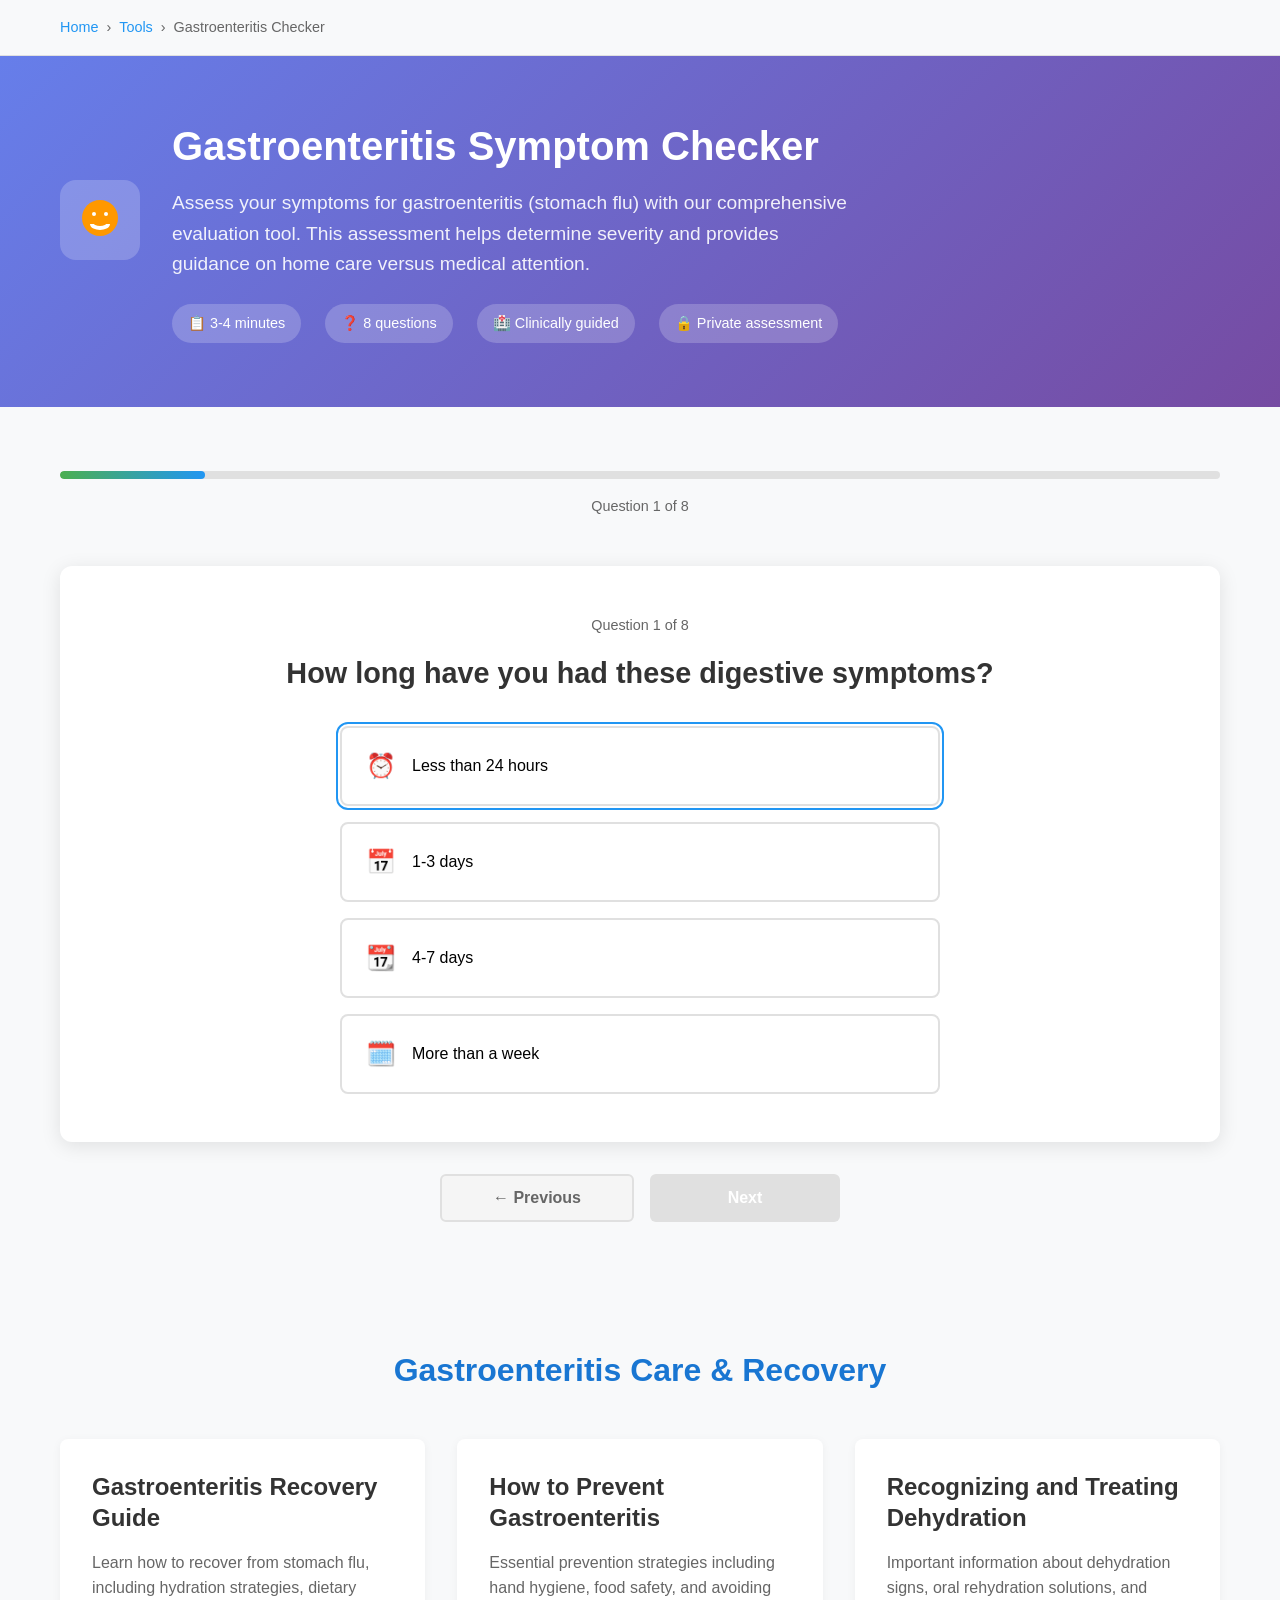
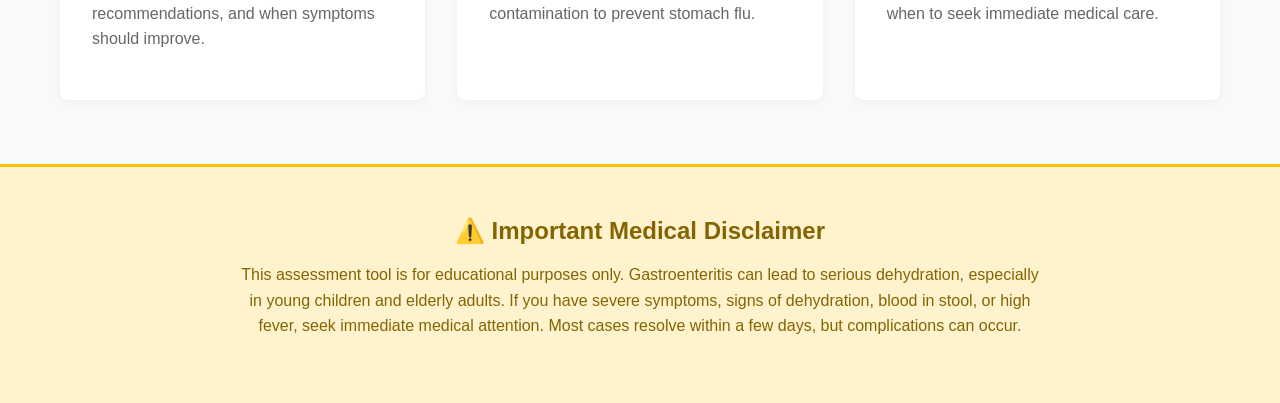
<file: tools/gastroenteritis-symptom-checker/index.html>
<!DOCTYPE html>
<html lang="en">
<head>
    <meta charset="UTF-8">
    <meta name="viewport" content="width=device-width, initial-scale=1.0">
    <title>Gastroenteritis Symptom Checker - Free Stomach Flu Assessment | HealthCheckPro</title>
    <meta name="description" content="Free gastroenteritis (stomach flu) symptom checker. Assess nausea, vomiting, diarrhea, and other digestive symptoms. Get instant results and care guidance.">
    <meta name="keywords" content="gastroenteritis symptoms, stomach flu, viral gastroenteritis, nausea, vomiting, diarrhea, stomach bug">
    
    <!-- Open Graph Meta Tags -->
    <meta property="og:title" content="Gastroenteritis Symptom Checker - Free Assessment">
    <meta property="og:description" content="Assess gastroenteritis symptoms with our comprehensive stomach flu evaluation tool.">
    <meta property="og:url" content="https://healthcheckpro.com/tools/gastroenteritis-symptom-checker/">
    
    <!-- Structured Data -->
    <script type="application/ld+json">
    {
        "@context": "https://schema.org",
        "@type": "MedicalWebPage",
        "name": "Gastroenteritis Symptom Checker",
        "description": "Free online tool to assess gastroenteritis (stomach flu) symptoms and determine severity",
        "url": "https://healthcheckpro.com/tools/gastroenteritis-symptom-checker/",
        "mainContentOfPage": {
            "@type": "HealthTopicContent",
            "hasHealthAspect": ["SymptomAssessment", "DigestiveHealth"]
        },
        "breadcrumb": {
            "@type": "BreadcrumbList",
            "itemListElement": [
                {
                    "@type": "ListItem",
                    "position": 1,
                    "name": "Home",
                    "item": "https://healthcheckpro.com"
                },
                {
                    "@type": "ListItem",
                    "position": 2,
                    "name": "Health Tools",
                    "item": "https://healthcheckpro.com/tools/"
                },
                {
                    "@type": "ListItem",
                    "position": 3,
                    "name": "Gastroenteritis Checker",
                    "item": "https://healthcheckpro.com/tools/gastroenteritis-symptom-checker/"
                }
            ]
        }
    }
    </script>
    
    <link rel="stylesheet" href="../../assets/css/main.css">
    <link rel="stylesheet" href="../../assets/css/tools.css">
    <link rel="canonical" href="https://healthcheckpro.com/tools/gastroenteritis-symptom-checker/">
</head>
<body>
    <!-- Breadcrumb Navigation -->
    <nav class="breadcrumb" aria-label="Breadcrumb">
        <div class="container">
            <ol>
                <li><a href="/">Home</a></li>
                <li><a href="/tools/">Tools</a></li>
                <li aria-current="page">Gastroenteritis Checker</li>
            </ol>
        </div>
    </nav>

    <!-- Tool Header -->
    <header class="tool-header">
        <div class="container">
            <div class="tool-info">
                <div class="tool-icon">
                    <svg width="48" height="48" viewBox="0 0 24 24" fill="none" xmlns="http://www.w3.org/2000/svg">
                        <path d="M12 2C17 2 21 6 21 11C21 16 17 20 12 20C7 20 3 16 3 11C3 6 7 2 12 2Z" fill="#FF9800"/>
                        <circle cx="9" cy="9" r="1" fill="#fff"/>
                        <circle cx="15" cy="9" r="1" fill="#fff"/>
                        <path d="M8 14C8 15.1 9.79 16 12 16S16 15.1 16 14" stroke="#fff" stroke-width="2" fill="none"/>
                    </svg>
                </div>
                <div class="tool-details">
                    <h1>Gastroenteritis Symptom Checker</h1>
                    <p>Assess your symptoms for gastroenteritis (stomach flu) with our comprehensive evaluation tool. This assessment helps determine severity and provides guidance on home care versus medical attention.</p>
                    <div class="tool-meta">
                        <span>📋 3-4 minutes</span>
                        <span>❓ 8 questions</span>
                        <span>🏥 Clinically guided</span>
                        <span>🔒 Private assessment</span>
                    </div>
                </div>
            </div>
        </div>
    </header>

    <!-- Quiz Container -->
    <main class="quiz-container">
        <div class="container">
            <!-- Progress Section -->
            <div class="progress-section">
                <div class="progress-bar">
                    <div class="progress-fill"></div>
                </div>
                <span class="progress-text">Question 1 of 8</span>
            </div>

            <!-- Quiz Questions -->
            <div class="quiz-content">
                <!-- Question 1 -->
                <div class="question active" data-question="1">
                    <span class="question-number">Question 1 of 8</span>
                    <h2>How long have you had these digestive symptoms?</h2>
                    <div class="answer-options">
                        <button class="answer-btn" data-value="less-24-hours" data-weight="1">
                            <span class="icon">⏰</span>
                            <span class="text">Less than 24 hours</span>
                        </button>
                        <button class="answer-btn" data-value="1-3-days" data-weight="2">
                            <span class="icon">📅</span>
                            <span class="text">1-3 days</span>
                        </button>
                        <button class="answer-btn" data-value="4-7-days" data-weight="3">
                            <span class="icon">📆</span>
                            <span class="text">4-7 days</span>
                        </button>
                        <button class="answer-btn" data-value="over-week" data-weight="4">
                            <span class="icon">🗓️</span>
                            <span class="text">More than a week</span>
                        </button>
                    </div>
                </div>

                <!-- Question 2 -->
                <div class="question" data-question="2">
                    <span class="question-number">Question 2 of 8</span>
                    <h2>Are you experiencing nausea or vomiting?</h2>
                    <div class="answer-options">
                        <button class="answer-btn" data-value="severe-vomiting" data-weight="4">
                            <span class="icon">🤮</span>
                            <span class="text">Severe vomiting (can't keep fluids down)</span>
                        </button>
                        <button class="answer-btn" data-value="frequent-vomiting" data-weight="3">
                            <span class="icon">🤢</span>
                            <span class="text">Frequent vomiting episodes</span>
                        </button>
                        <button class="answer-btn" data-value="mild-nausea" data-weight="2">
                            <span class="icon">😵</span>
                            <span class="text">Nausea with occasional vomiting</span>
                        </button>
                        <button class="answer-btn" data-value="no-nausea" data-weight="0">
                            <span class="icon">😊</span>
                            <span class="text">No nausea or vomiting</span>
                        </button>
                    </div>
                </div>

                <!-- Question 3 -->
                <div class="question" data-question="3">
                    <span class="question-number">Question 3 of 8</span>
                    <h2>How would you describe your diarrhea?</h2>
                    <div class="answer-options">
                        <button class="answer-btn" data-value="severe-watery" data-weight="4">
                            <span class="icon">💧</span>
                            <span class="text">Severe watery diarrhea (10+ times/day)</span>
                        </button>
                        <button class="answer-btn" data-value="frequent-loose" data-weight="3">
                            <span class="icon">💩</span>
                            <span class="text">Frequent loose stools (6-9 times/day)</span>
                        </button>
                        <button class="answer-btn" data-value="moderate-diarrhea" data-weight="2">
                            <span class="icon">🚽</span>
                            <span class="text">Moderate diarrhea (3-5 times/day)</span>
                        </button>
                        <button class="answer-btn" data-value="no-diarrhea" data-weight="0">
                            <span class="icon">✅</span>
                            <span class="text">No diarrhea</span>
                        </button>
                    </div>
                </div>

                <!-- Question 4 -->
                <div class="question" data-question="4">
                    <span class="question-number">Question 4 of 8</span>
                    <h2>Do you have abdominal pain or cramping?</h2>
                    <div class="answer-options">
                        <button class="answer-btn" data-value="severe-cramping" data-weight="3">
                            <span class="icon">😰</span>
                            <span class="text">Severe abdominal cramping</span>
                        </button>
                        <button class="answer-btn" data-value="moderate-cramping" data-weight="2">
                            <span class="icon">😣</span>
                            <span class="text">Moderate cramping</span>
                        </button>
                        <button class="answer-btn" data-value="mild-discomfort" data-weight="1">
                            <span class="icon">😐</span>
                            <span class="text">Mild abdominal discomfort</span>
                        </button>
                        <button class="answer-btn" data-value="no-pain" data-weight="0">
                            <span class="icon">😌</span>
                            <span class="text">No abdominal pain</span>
                        </button>
                    </div>
                </div>

                <!-- Question 5 -->
                <div class="question" data-question="5">
                    <span class="question-number">Question 5 of 8</span>
                    <h2>Do you have a fever?</h2>
                    <div class="answer-options">
                        <button class="answer-btn" data-value="high-fever" data-weight="3">
                            <span class="icon">🌡️</span>
                            <span class="text">High fever (over 101.3°F/38.5°C)</span>
                        </button>
                        <button class="answer-btn" data-value="low-fever" data-weight="2">
                            <span class="icon">🤒</span>
                            <span class="text">Low-grade fever</span>
                        </button>
                        <button class="answer-btn" data-value="no-fever" data-weight="0">
                            <span class="icon">❄️</span>
                            <span class="text">No fever</span>
                        </button>
                    </div>
                </div>

                <!-- Question 6 -->
                <div class="question" data-question="6">
                    <span class="question-number">Question 6 of 8</span>
                    <h2>Are you experiencing signs of dehydration?</h2>
                    <div class="answer-options">
                        <button class="answer-btn" data-value="severe-dehydration" data-weight="5">
                            <span class="icon">🚨</span>
                            <span class="text">Severe: dizziness, little/no urination, dry mouth</span>
                        </button>
                        <button class="answer-btn" data-value="mild-dehydration" data-weight="3">
                            <span class="icon">😵‍💫</span>
                            <span class="text">Mild: thirsty, slightly dizzy</span>
                        </button>
                        <button class="answer-btn" data-value="no-dehydration" data-weight="0">
                            <span class="icon">💧</span>
                            <span class="text">No signs of dehydration</span>
                        </button>
                    </div>
                </div>

                <!-- Question 7 -->
                <div class="question" data-question="7">
                    <span class="question-number">Question 7 of 8</span>
                    <h2>Do you have any additional symptoms?</h2>
                    <div class="answer-options">
                        <button class="answer-btn" data-value="severe-additional" data-weight="3">
                            <span class="icon">🤕</span>
                            <span class="text">Severe headache, body aches, chills</span>
                        </button>
                        <button class="answer-btn" data-value="mild-additional" data-weight="2">
                            <span class="icon">😑</span>
                            <span class="text">Mild headache, body aches, fatigue</span>
                        </button>
                        <button class="answer-btn" data-value="no-additional" data-weight="0">
                            <span class="icon">😊</span>
                            <span class="text">No other symptoms</span>
                        </button>
                    </div>
                </div>

                <!-- Question 8 -->
                <div class="question" data-question="8">
                    <span class="question-number">Question 8 of 8</span>
                    <h2>Have you noticed blood or mucus in your stool?</h2>
                    <div class="answer-options">
                        <button class="answer-btn" data-value="blood-mucus" data-weight="5">
                            <span class="icon">🩸</span>
                            <span class="text">Yes, blood and/or mucus present</span>
                        </button>
                        <button class="answer-btn" data-value="no-blood" data-weight="0">
                            <span class="icon">✅</span>
                            <span class="text">No blood or mucus</span>
                        </button>
                    </div>
                </div>
            </div>

            <!-- Navigation Buttons -->
            <div class="quiz-navigation">
                <button id="prevBtn" class="btn-secondary" disabled>← Previous</button>
                <button id="nextBtn" class="btn-primary" disabled>Next →</button>
            </div>
        </div>
    </main>

    <!-- Results Section -->
    <section class="results-section" id="resultsSection" style="display: none;">
        <div class="container">
            <div class="results-content">
                <div class="result-header">
                    <h2>Your Gastroenteritis Assessment</h2>
                    <p>Based on your symptoms, here's your evaluation:</p>
                </div>
                
                <div class="result-score">
                    <div class="score-circle">
                        <div class="score-content">
                            <span class="score-number">0</span>
                            <span class="score-label">Severity Score</span>
                        </div>
                    </div>
                </div>
                
                <div class="risk-level">Assessment Complete</div>
                
                <div class="result-interpretation">
                    <h3>What This Means</h3>
                    <p id="interpretation-text">Your results will appear here...</p>
                    <ul id="recommendations-list">
                        <!-- Recommendations will be inserted here -->
                    </ul>
                </div>

                <div class="emergency-warning" style="display: none;">
                    <h4>⚠️ Seek Medical Attention</h4>
                    <p>Based on your symptoms, especially signs of dehydration or blood in stool, you should contact a healthcare provider promptly.</p>
                </div>

                <div class="result-actions">
                    <button class="restart-quiz">Take Assessment Again</button>
                    <a href="/blog/gastroenteritis-recovery/" class="btn-primary">Learn About Recovery</a>
                </div>
            </div>
        </div>
    </section>

    <!-- Related Content -->
    <section class="related-content">
        <div class="container">
            <h2>Gastroenteritis Care & Recovery</h2>
            <div class="related-grid">
                <div class="related-card">
                    <h3><a href="/blog/gastroenteritis-recovery/">Gastroenteritis Recovery Guide</a></h3>
                    <p>Learn how to recover from stomach flu, including hydration strategies, dietary recommendations, and when symptoms should improve.</p>
                </div>
                <div class="related-card">
                    <h3><a href="/blog/preventing-stomach-flu/">How to Prevent Gastroenteritis</a></h3>
                    <p>Essential prevention strategies including hand hygiene, food safety, and avoiding contamination to prevent stomach flu.</p>
                </div>
                <div class="related-card">
                    <h3><a href="/blog/dehydration-signs-treatment/">Recognizing and Treating Dehydration</a></h3>
                    <p>Important information about dehydration signs, oral rehydration solutions, and when to seek immediate medical care.</p>
                </div>
            </div>
        </div>
    </section>

    <!-- Medical Disclaimer -->
    <section class="disclaimer-section">
        <div class="container">
            <div class="disclaimer-content">
                <h3>⚠️ Important Medical Disclaimer</h3>
                <p>This assessment tool is for educational purposes only. Gastroenteritis can lead to serious dehydration, especially in young children and elderly adults. If you have severe symptoms, signs of dehydration, blood in stool, or high fever, seek immediate medical attention. Most cases resolve within a few days, but complications can occur.</p>
            </div>
        </div>
    </section>

    <!-- Scripts -->
    <script src="../../assets/js/main.js"></script>
    <script src="../../assets/js/symptom-checker.js"></script>
</body>
</html>
</file>
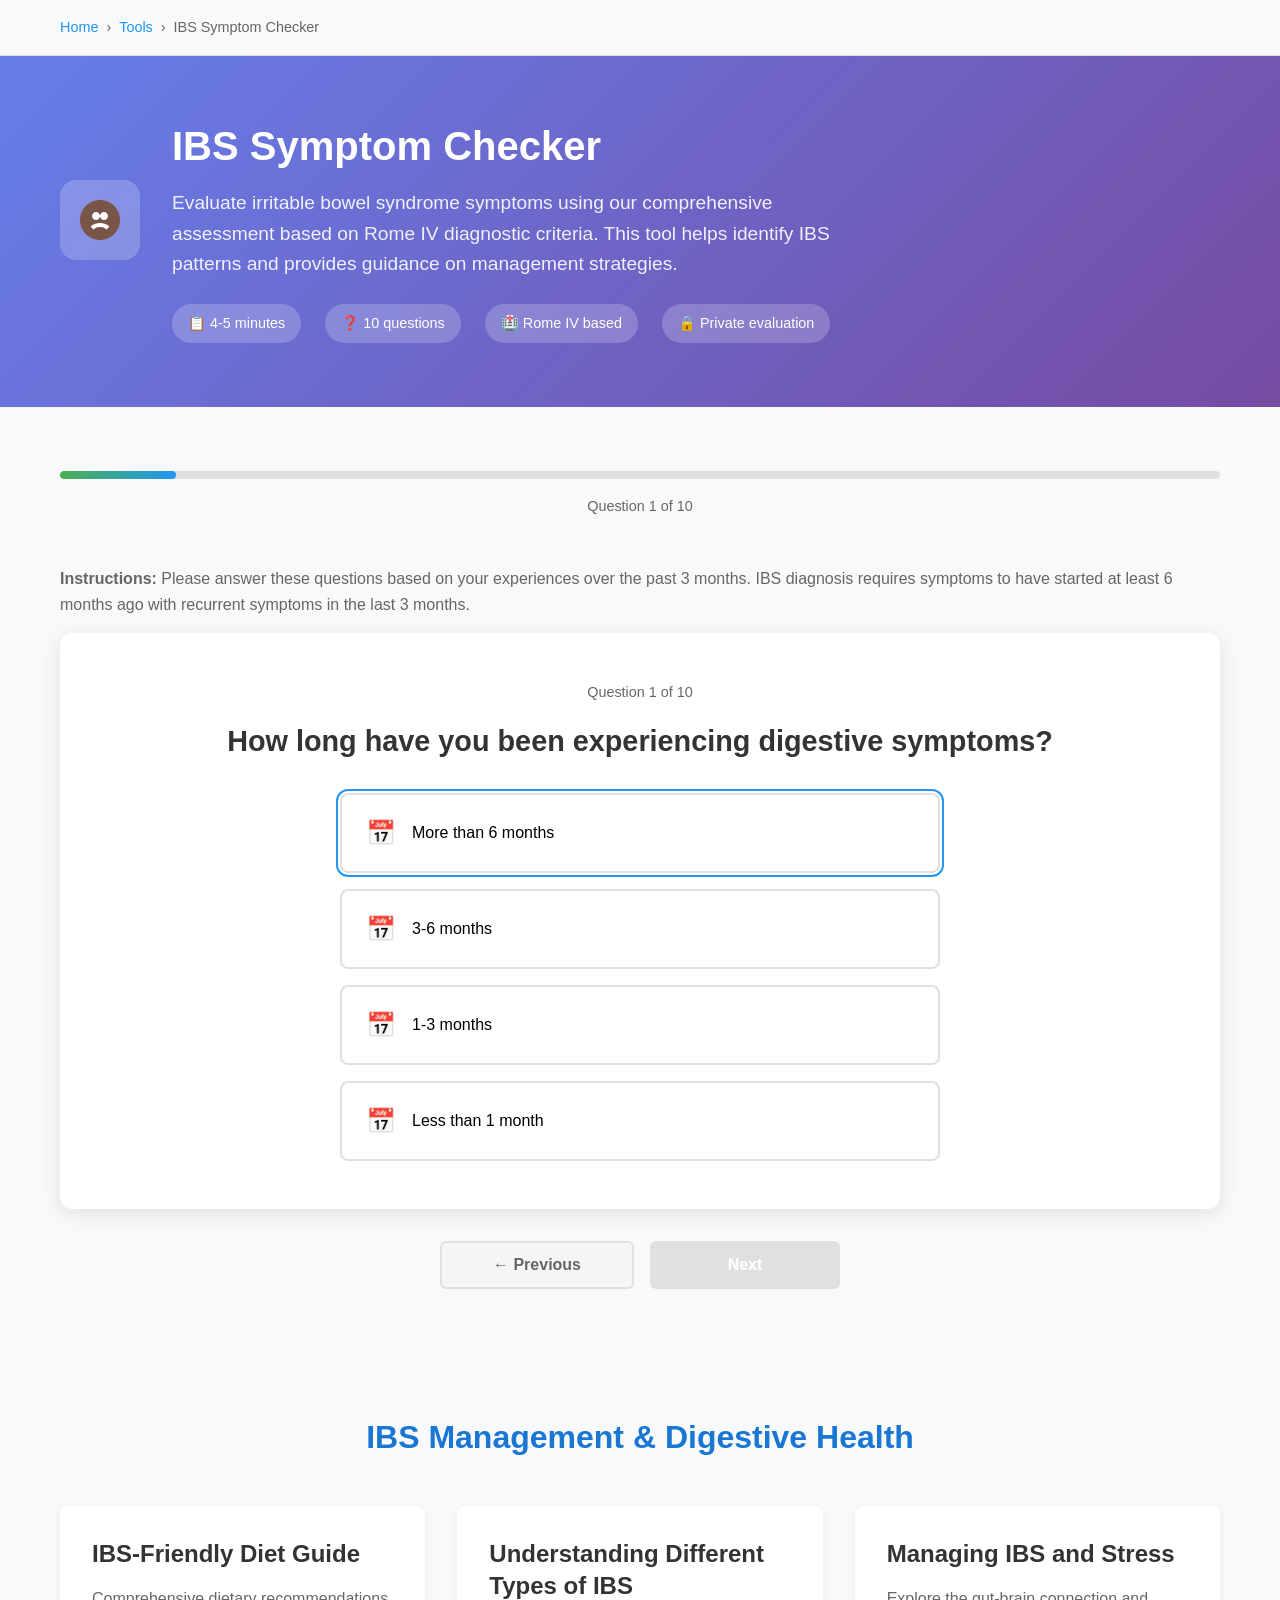
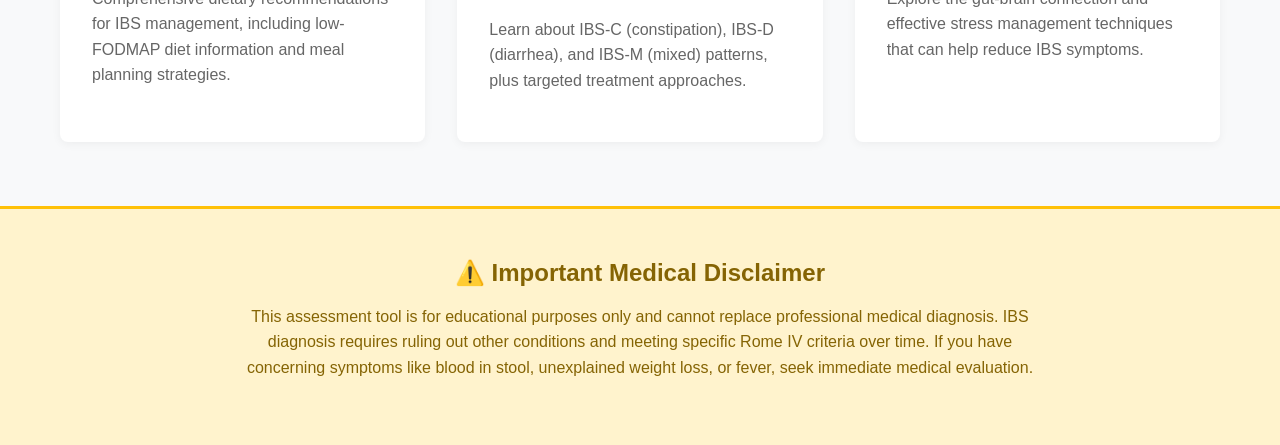
<file: tools/ibs-symptom-checker/index.html>
<!DOCTYPE html>
<html lang="en">
<head>
    <meta charset="UTF-8">
    <meta name="viewport" content="width=device-width, initial-scale=1.0">
    <title>IBS Symptom Checker - Free Irritable Bowel Syndrome Assessment | HealthCheckPro</title>
    <meta name="description" content="Free IBS symptom checker based on Rome IV criteria. Assess abdominal pain, bloating, constipation, diarrhea, and other digestive symptoms. Get instant results.">
    <meta name="keywords" content="IBS symptoms, irritable bowel syndrome, Rome IV criteria, abdominal pain, bloating, constipation, diarrhea">
    
    <!-- Open Graph Meta Tags -->
    <meta property="og:title" content="IBS Symptom Checker - Rome IV Criteria Assessment">
    <meta property="og:description" content="Assess IBS symptoms with our comprehensive evaluation tool based on Rome IV criteria.">
    <meta property="og:url" content="https://healthcheckpro.com/tools/ibs-symptom-checker/">
    
    <!-- Structured Data -->
    <script type="application/ld+json">
    {
        "@context": "https://schema.org",
        "@type": "MedicalWebPage",
        "name": "IBS Symptom Checker",
        "description": "Free online tool to assess irritable bowel syndrome symptoms based on Rome IV criteria",
        "url": "https://healthcheckpro.com/tools/ibs-symptom-checker/",
        "mainContentOfPage": {
            "@type": "HealthTopicContent",
            "hasHealthAspect": ["SymptomAssessment", "DigestiveHealth"]
        },
        "breadcrumb": {
            "@type": "BreadcrumbList",
            "itemListElement": [
                {
                    "@type": "ListItem",
                    "position": 1,
                    "name": "Home",
                    "item": "https://healthcheckpro.com"
                },
                {
                    "@type": "ListItem",
                    "position": 2,
                    "name": "Health Tools",
                    "item": "https://healthcheckpro.com/tools/"
                },
                {
                    "@type": "ListItem",
                    "position": 3,
                    "name": "IBS Symptom Checker",
                    "item": "https://healthcheckpro.com/tools/ibs-symptom-checker/"
                }
            ]
        }
    }
    </script>
    
    <link rel="stylesheet" href="../../assets/css/main.css">
    <link rel="stylesheet" href="../../assets/css/tools.css">
    <link rel="canonical" href="https://healthcheckpro.com/tools/ibs-symptom-checker/">
</head>
<body>
    <!-- Breadcrumb Navigation -->
    <nav class="breadcrumb" aria-label="Breadcrumb">
        <div class="container">
            <ol>
                <li><a href="/">Home</a></li>
                <li><a href="/tools/">Tools</a></li>
                <li aria-current="page">IBS Symptom Checker</li>
            </ol>
        </div>
    </nav>

    <!-- Tool Header -->
    <header class="tool-header">
        <div class="container">
            <div class="tool-info">
                <div class="tool-icon">
                    <svg width="48" height="48" viewBox="0 0 24 24" fill="none" xmlns="http://www.w3.org/2000/svg">
                        <path d="M12 2C6.48 2 2 6.48 2 12S6.48 22 12 22S22 17.52 22 12S17.52 2 12 2Z" fill="#795548"/>
                        <path d="M8 10C8 8.9 8.9 8 10 8S12 8.9 12 10S11.1 12 10 12S8 11.1 8 10Z" fill="#fff"/>
                        <path d="M12 10C12 8.9 12.9 8 14 8S16 8.9 16 10S15.1 12 14 12S12 11.1 12 10Z" fill="#fff"/>
                        <path d="M8 16C10 14 14 14 16 16" stroke="#fff" stroke-width="2" fill="none"/>
                    </svg>
                </div>
                <div class="tool-details">
                    <h1>IBS Symptom Checker</h1>
                    <p>Evaluate irritable bowel syndrome symptoms using our comprehensive assessment based on Rome IV diagnostic criteria. This tool helps identify IBS patterns and provides guidance on management strategies.</p>
                    <div class="tool-meta">
                        <span>📋 4-5 minutes</span>
                        <span>❓ 10 questions</span>
                        <span>🏥 Rome IV based</span>
                        <span>🔒 Private evaluation</span>
                    </div>
                </div>
            </div>
        </div>
    </header>

    <!-- Quiz Container -->
    <main class="quiz-container">
        <div class="container">
            <!-- Progress Section -->
            <div class="progress-section">
                <div class="progress-bar">
                    <div class="progress-fill"></div>
                </div>
                <span class="progress-text">Question 1 of 10</span>
            </div>

            <!-- Quiz Instructions -->
            <div class="quiz-instructions">
                <p><strong>Instructions:</strong> Please answer these questions based on your experiences over the past 3 months. IBS diagnosis requires symptoms to have started at least 6 months ago with recurrent symptoms in the last 3 months.</p>
            </div>

            <!-- Quiz Questions -->
            <div class="quiz-content">
                <!-- Question 1 -->
                <div class="question active" data-question="1">
                    <span class="question-number">Question 1 of 10</span>
                    <h2>How long have you been experiencing digestive symptoms?</h2>
                    <div class="answer-options">
                        <button class="answer-btn" data-value="over-6-months" data-weight="4">
                            <span class="icon">📅</span>
                            <span class="text">More than 6 months</span>
                        </button>
                        <button class="answer-btn" data-value="3-6-months" data-weight="3">
                            <span class="icon">📅</span>
                            <span class="text">3-6 months</span>
                        </button>
                        <button class="answer-btn" data-value="1-3-months" data-weight="2">
                            <span class="icon">📅</span>
                            <span class="text">1-3 months</span>
                        </button>
                        <button class="answer-btn" data-value="less-month" data-weight="1">
                            <span class="icon">📅</span>
                            <span class="text">Less than 1 month</span>
                        </button>
                    </div>
                </div>

                <!-- Question 2 -->
                <div class="question" data-question="2">
                    <span class="question-number">Question 2 of 10</span>
                    <h2>How often do you experience abdominal pain or discomfort?</h2>
                    <div class="answer-options">
                        <button class="answer-btn" data-value="daily" data-weight="4">
                            <span class="icon">😰</span>
                            <span class="text">Daily or almost daily</span>
                        </button>
                        <button class="answer-btn" data-value="several-times-week" data-weight="3">
                            <span class="icon">😣</span>
                            <span class="text">Several times per week</span>
                        </button>
                        <button class="answer-btn" data-value="weekly" data-weight="2">
                            <span class="icon">😐</span>
                            <span class="text">About once a week</span>
                        </button>
                        <button class="answer-btn" data-value="rarely" data-weight="1">
                            <span class="icon">😊</span>
                            <span class="text">Rarely or never</span>
                        </button>
                    </div>
                </div>

                <!-- Question 3 -->
                <div class="question" data-question="3">
                    <span class="question-number">Question 3 of 10</span>
                    <h2>Is your abdominal pain related to bowel movements?</h2>
                    <div class="answer-options">
                        <button class="answer-btn" data-value="always-related" data-weight="4">
                            <span class="icon">✅</span>
                            <span class="text">Always gets better after bowel movement</span>
                        </button>
                        <button class="answer-btn" data-value="usually-related" data-weight="3">
                            <span class="icon">🤔</span>
                            <span class="text">Usually gets better after bowel movement</span>
                        </button>
                        <button class="answer-btn" data-value="sometimes-related" data-weight="2">
                            <span class="icon">🤷</span>
                            <span class="text">Sometimes related to bowel movements</span>
                        </button>
                        <button class="answer-btn" data-value="not-related" data-weight="0">
                            <span class="icon">❌</span>
                            <span class="text">Not related to bowel movements</span>
                        </button>
                    </div>
                </div>

                <!-- Question 4 -->
                <div class="question" data-question="4">
                    <span class="question-number">Question 4 of 10</span>
                    <h2>Have you noticed changes in your bowel movement frequency?</h2>
                    <div class="answer-options">
                        <button class="answer-btn" data-value="significant-change" data-weight="3">
                            <span class="icon">📊</span>
                            <span class="text">Yes, significant changes in frequency</span>
                        </button>
                        <button class="answer-btn" data-value="some-change" data-weight="2">
                            <span class="icon">📈</span>
                            <span class="text">Some changes in frequency</span>
                        </button>
                        <button class="answer-btn" data-value="no-change" data-weight="0">
                            <span class="icon">➖</span>
                            <span class="text">No changes in frequency</span>
                        </button>
                    </div>
                </div>

                <!-- Question 5 -->
                <div class="question" data-question="5">
                    <span class="question-number">Question 5 of 10</span>
                    <h2>Have you noticed changes in your stool appearance?</h2>
                    <div class="answer-options">
                        <button class="answer-btn" data-value="major-changes" data-weight="3">
                            <span class="icon">🔍</span>
                            <span class="text">Yes, major changes in appearance/consistency</span>
                        </button>
                        <button class="answer-btn" data-value="minor-changes" data-weight="2">
                            <span class="icon">👀</span>
                            <span class="text">Minor changes occasionally</span>
                        </button>
                        <button class="answer-btn" data-value="no-changes" data-weight="0">
                            <span class="icon">✅</span>
                            <span class="text">No changes in appearance</span>
                        </button>
                    </div>
                </div>

                <!-- Question 6 -->
                <div class="question" data-question="6">
                    <span class="question-number">Question 6 of 10</span>
                    <h2>How would you describe your predominant bowel pattern?</h2>
                    <div class="answer-options">
                        <button class="answer-btn" data-value="constipation-predominant" data-weight="2">
                            <span class="icon">🚫</span>
                            <span class="text">Mostly constipation (hard, lumpy stools)</span>
                        </button>
                        <button class="answer-btn" data-value="diarrhea-predominant" data-weight="2">
                            <span class="icon">💧</span>
                            <span class="text">Mostly diarrhea (loose, watery stools)</span>
                        </button>
                        <button class="answer-btn" data-value="mixed-pattern" data-weight="3">
                            <span class="icon">🔄</span>
                            <span class="text">Alternating between constipation and diarrhea</span>
                        </button>
                        <button class="answer-btn" data-value="normal-pattern" data-weight="0">
                            <span class="icon">😊</span>
                            <span class="text">Normal, regular bowel movements</span>
                        </button>
                    </div>
                </div>

                <!-- Question 7 -->
                <div class="question" data-question="7">
                    <span class="question-number">Question 7 of 10</span>
                    <h2>Do you experience bloating or abdominal distension?</h2>
                    <div class="answer-options">
                        <button class="answer-btn" data-value="severe-bloating" data-weight="3">
                            <span class="icon">🎈</span>
                            <span class="text">Severe, daily bloating</span>
                        </button>
                        <button class="answer-btn" data-value="moderate-bloating" data-weight="2">
                            <span class="icon">😮‍💨</span>
                            <span class="text">Moderate, frequent bloating</span>
                        </button>
                        <button class="answer-btn" data-value="mild-bloating" data-weight="1">
                            <span class="icon">😑</span>
                            <span class="text">Mild, occasional bloating</span>
                        </button>
                        <button class="answer-btn" data-value="no-bloating" data-weight="0">
                            <span class="icon">😌</span>
                            <span class="text">No bloating</span>
                        </button>
                    </div>
                </div>

                <!-- Question 8 -->
                <div class="question" data-question="8">
                    <span class="question-number">Question 8 of 10</span>
                    <h2>Do you notice mucus in your stools?</h2>
                    <div class="answer-options">
                        <button class="answer-btn" data-value="frequent-mucus" data-weight="2">
                            <span class="icon">🔍</span>
                            <span class="text">Yes, frequently</span>
                        </button>
                        <button class="answer-btn" data-value="occasional-mucus" data-weight="1">
                            <span class="icon">👀</span>
                            <span class="text">Occasionally</span>
                        </button>
                        <button class="answer-btn" data-value="no-mucus" data-weight="0">
                            <span class="icon">✅</span>
                            <span class="text">No mucus</span>
                        </button>
                    </div>
                </div>

                <!-- Question 9 -->
                <div class="question" data-question="9">
                    <span class="question-number">Question 9 of 10</span>
                    <h2>Do certain foods trigger or worsen your symptoms?</h2>
                    <div class="answer-options">
                        <button class="answer-btn" data-value="clear-triggers" data-weight="3">
                            <span class="icon">🥪</span>
                            <span class="text">Yes, clear food triggers identified</span>
                        </button>
                        <button class="answer-btn" data-value="some-triggers" data-weight="2">
                            <span class="icon">🤔</span>
                            <span class="text">Some foods seem to trigger symptoms</span>
                        </button>
                        <button class="answer-btn" data-value="no-triggers" data-weight="0">
                            <span class="icon">🍽️</span>
                            <span class="text">No clear food triggers</span>
                        </button>
                    </div>
                </div>

                <!-- Question 10 -->
                <div class="question" data-question="10">
                    <span class="question-number">Question 10 of 10</span>
                    <h2>Do stress or emotions affect your digestive symptoms?</h2>
                    <div class="answer-options">
                        <button class="answer-btn" data-value="stress-worsens" data-weight="2">
                            <span class="icon">😰</span>
                            <span class="text">Yes, stress significantly worsens symptoms</span>
                        </button>
                        <button class="answer-btn" data-value="stress-mild-effect" data-weight="1">
                            <span class="icon">😐</span>
                            <span class="text">Stress has mild effect on symptoms</span>
                        </button>
                        <button class="answer-btn" data-value="no-stress-effect" data-weight="0">
                            <span class="icon">😌</span>
                            <span class="text">No relationship with stress</span>
                        </button>
                    </div>
                </div>
            </div>

            <!-- Navigation Buttons -->
            <div class="quiz-navigation">
                <button id="prevBtn" class="btn-secondary" disabled>← Previous</button>
                <button id="nextBtn" class="btn-primary" disabled>Next →</button>
            </div>
        </div>
    </main>

    <!-- Results Section -->
    <section class="results-section" id="resultsSection" style="display: none;">
        <div class="container">
            <div class="results-content">
                <div class="result-header">
                    <h2>Your IBS Assessment Results</h2>
                    <p>Based on Rome IV criteria and your symptom patterns:</p>
                </div>
                
                <div class="result-score">
                    <div class="score-circle">
                        <div class="score-content">
                            <span class="score-number">0</span>
                            <span class="score-label">IBS Score</span>
                        </div>
                    </div>
                </div>
                
                <div class="risk-level">Assessment Complete</div>
                
                <div class="result-interpretation">
                    <h3>What This Means</h3>
                    <p id="interpretation-text">Your results will appear here...</p>
                    <ul id="recommendations-list">
                        <!-- Recommendations will be inserted here -->
                    </ul>
                </div>

                <div class="emergency-warning" style="display: none;">
                    <h4>⚠️ Consider Medical Evaluation</h4>
                    <p>Your symptoms suggest possible IBS. Consider speaking with a healthcare provider for proper diagnosis and management strategies.</p>
                </div>

                <div class="result-actions">
                    <button class="restart-quiz">Take Assessment Again</button>
                    <a href="/blog/ibs-diet-recommendations/" class="btn-primary">Learn About IBS Management</a>
                </div>
            </div>
        </div>
    </section>

    <!-- Related Content -->
    <section class="related-content">
        <div class="container">
            <h2>IBS Management & Digestive Health</h2>
            <div class="related-grid">
                <div class="related-card">
                    <h3><a href="/blog/ibs-diet-recommendations/">IBS-Friendly Diet Guide</a></h3>
                    <p>Comprehensive dietary recommendations for IBS management, including low-FODMAP diet information and meal planning strategies.</p>
                </div>
                <div class="related-card">
                    <h3><a href="/blog/understanding-ibs-types/">Understanding Different Types of IBS</a></h3>
                    <p>Learn about IBS-C (constipation), IBS-D (diarrhea), and IBS-M (mixed) patterns, plus targeted treatment approaches.</p>
                </div>
                <div class="related-card">
                    <h3><a href="/blog/ibs-stress-management/">Managing IBS and Stress</a></h3>
                    <p>Explore the gut-brain connection and effective stress management techniques that can help reduce IBS symptoms.</p>
                </div>
            </div>
        </div>
    </section>

    <!-- Medical Disclaimer -->
    <section class="disclaimer-section">
        <div class="container">
            <div class="disclaimer-content">
                <h3>⚠️ Important Medical Disclaimer</h3>
                <p>This assessment tool is for educational purposes only and cannot replace professional medical diagnosis. IBS diagnosis requires ruling out other conditions and meeting specific Rome IV criteria over time. If you have concerning symptoms like blood in stool, unexplained weight loss, or fever, seek immediate medical evaluation.</p>
            </div>
        </div>
    </section>

    <!-- Scripts -->
    <script src="../../assets/js/main.js"></script>
    <script src="../../assets/js/symptom-checker.js"></script>
</body>
</html>
</file>
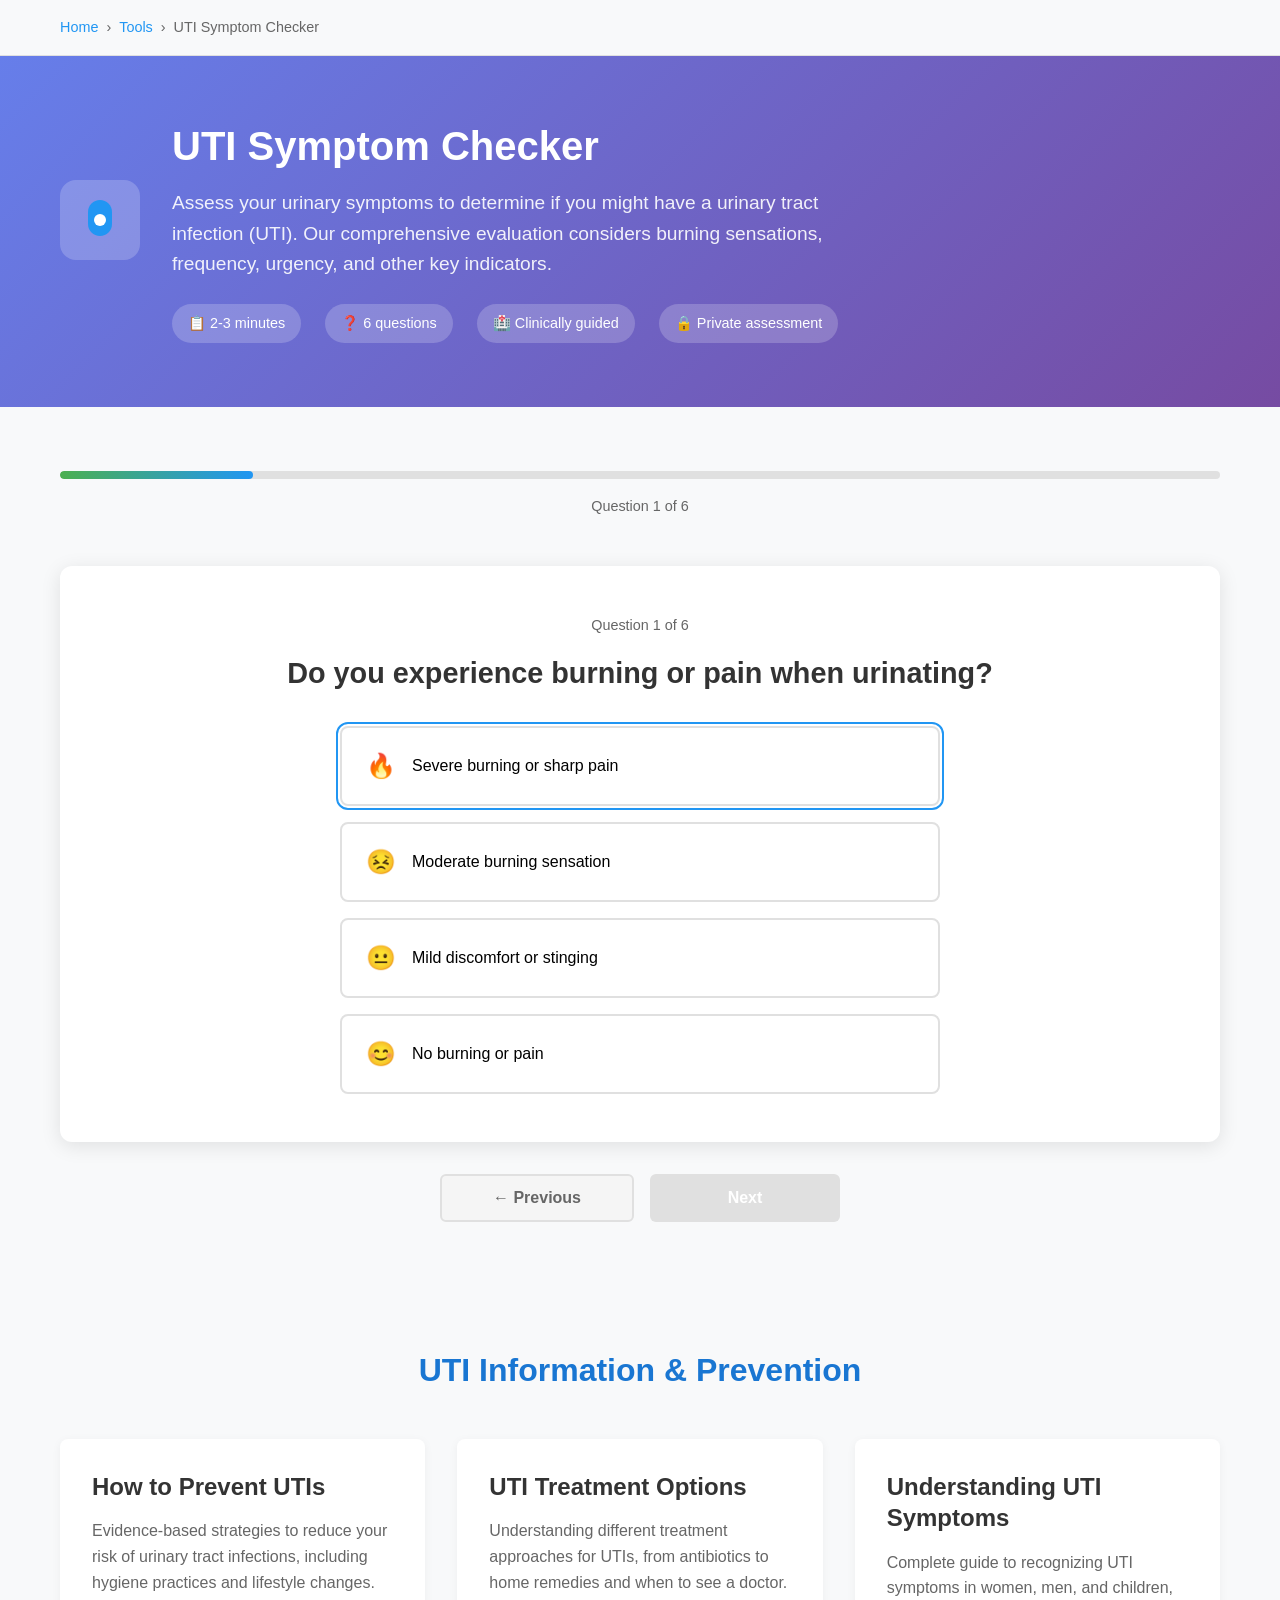
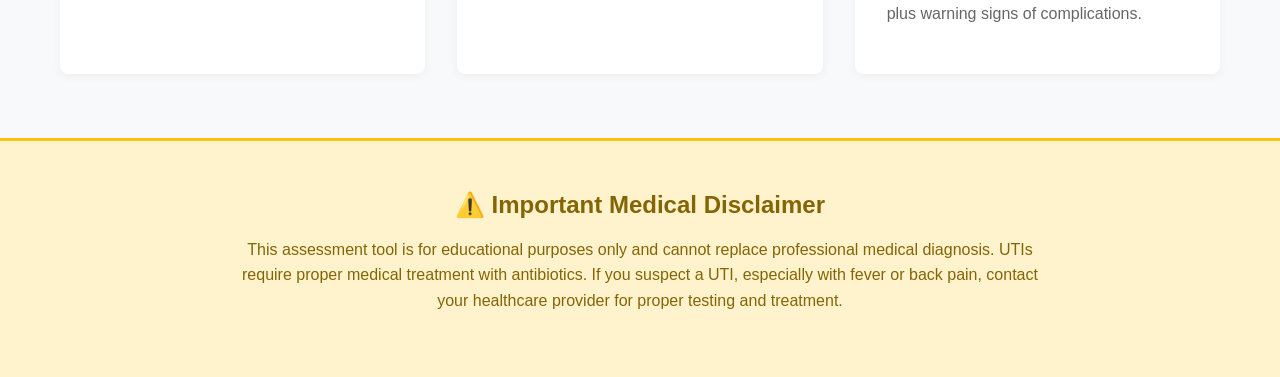
<file: tools/uti-symptom-checker/index.html>
<!DOCTYPE html>
<html lang="en">
<head>
    <meta charset="UTF-8">
    <meta name="viewport" content="width=device-width, initial-scale=1.0">
    <title>UTI Symptom Checker - Free Urinary Tract Infection Assessment | HealthCheckPro</title>
    <meta name="description" content="Free UTI symptom checker. Assess burning sensation, frequent urination, and other urinary symptoms. Get instant results and treatment guidance.">
    <meta name="keywords" content="UTI symptoms, urinary tract infection, burning urination, frequent urination, bladder infection, cystitis">
    
    <!-- Open Graph Meta Tags -->
    <meta property="og:title" content="UTI Symptom Checker - Free Assessment Tool">
    <meta property="og:description" content="Assess urinary tract infection symptoms with our comprehensive evaluation tool. Get instant results.">
    <meta property="og:url" content="https://healthcheckpro.com/tools/uti-symptom-checker/">
    
    <!-- Structured Data -->
    <script type="application/ld+json">
    {
        "@context": "https://schema.org",
        "@type": "MedicalWebPage",
        "name": "UTI Symptom Checker",
        "description": "Free online tool to assess urinary tract infection symptoms and determine likelihood",
        "url": "https://healthcheckpro.com/tools/uti-symptom-checker/",
        "mainContentOfPage": {
            "@type": "HealthTopicContent",
            "hasHealthAspect": ["SymptomAssessment", "UrologyHealth"]
        },
        "breadcrumb": {
            "@type": "BreadcrumbList",
            "itemListElement": [
                {
                    "@type": "ListItem",
                    "position": 1,
                    "name": "Home",
                    "item": "https://healthcheckpro.com"
                },
                {
                    "@type": "ListItem",
                    "position": 2,
                    "name": "Health Tools",
                    "item": "https://healthcheckpro.com/tools/"
                },
                {
                    "@type": "ListItem",
                    "position": 3,
                    "name": "UTI Symptom Checker",
                    "item": "https://healthcheckpro.com/tools/uti-symptom-checker/"
                }
            ]
        }
    }
    </script>
    
    <link rel="stylesheet" href="../../assets/css/main.css">
    <link rel="stylesheet" href="../../assets/css/tools.css">
    <link rel="canonical" href="https://healthcheckpro.com/tools/uti-symptom-checker/">
</head>
<body>
    <!-- Breadcrumb Navigation -->
    <nav class="breadcrumb" aria-label="Breadcrumb">
        <div class="container">
            <ol>
                <li><a href="/">Home</a></li>
                <li><a href="/tools/">Tools</a></li>
                <li aria-current="page">UTI Symptom Checker</li>
            </ol>
        </div>
    </nav>

    <!-- Tool Header -->
    <header class="tool-header">
        <div class="container">
            <div class="tool-info">
                <div class="tool-icon">
                    <svg width="48" height="48" viewBox="0 0 24 24" fill="none" xmlns="http://www.w3.org/2000/svg">
                        <path d="M12 2C15.31 2 18 4.69 18 8V14C18 17.31 15.31 20 12 20C8.69 20 6 17.31 6 14V8C6 4.69 8.69 2 12 2Z" fill="#2196F3"/>
                        <circle cx="12" cy="12" r="3" fill="#fff"/>
                    </svg>
                </div>
                <div class="tool-details">
                    <h1>UTI Symptom Checker</h1>
                    <p>Assess your urinary symptoms to determine if you might have a urinary tract infection (UTI). Our comprehensive evaluation considers burning sensations, frequency, urgency, and other key indicators.</p>
                    <div class="tool-meta">
                        <span>📋 2-3 minutes</span>
                        <span>❓ 6 questions</span>
                        <span>🏥 Clinically guided</span>
                        <span>🔒 Private assessment</span>
                    </div>
                </div>
            </div>
        </div>
    </header>

    <!-- Quiz Container -->
    <main class="quiz-container">
        <div class="container">
            <!-- Progress Section -->
            <div class="progress-section">
                <div class="progress-bar">
                    <div class="progress-fill"></div>
                </div>
                <span class="progress-text">Question 1 of 6</span>
            </div>

            <!-- Quiz Questions -->
            <div class="quiz-content">
                <!-- Question 1 -->
                <div class="question active" data-question="1">
                    <span class="question-number">Question 1 of 6</span>
                    <h2>Do you experience burning or pain when urinating?</h2>
                    <div class="answer-options">
                        <button class="answer-btn" data-value="severe-burning" data-weight="5">
                            <span class="icon">🔥</span>
                            <span class="text">Severe burning or sharp pain</span>
                        </button>
                        <button class="answer-btn" data-value="moderate-burning" data-weight="4">
                            <span class="icon">😣</span>
                            <span class="text">Moderate burning sensation</span>
                        </button>
                        <button class="answer-btn" data-value="mild-discomfort" data-weight="2">
                            <span class="icon">😐</span>
                            <span class="text">Mild discomfort or stinging</span>
                        </button>
                        <button class="answer-btn" data-value="no-burning" data-weight="0">
                            <span class="icon">😊</span>
                            <span class="text">No burning or pain</span>
                        </button>
                    </div>
                </div>

                <!-- Question 2 -->
                <div class="question" data-question="2">
                    <span class="question-number">Question 2 of 6</span>
                    <h2>How often do you feel the need to urinate?</h2>
                    <div class="answer-options">
                        <button class="answer-btn" data-value="very-frequent" data-weight="4">
                            <span class="icon">🚽</span>
                            <span class="text">Very frequently (every 30-60 minutes)</span>
                        </button>
                        <button class="answer-btn" data-value="frequent" data-weight="3">
                            <span class="icon">⏰</span>
                            <span class="text">More frequently than usual</span>
                        </button>
                        <button class="answer-btn" data-value="slightly-frequent" data-weight="2">
                            <span class="icon">🤔</span>
                            <span class="text">Slightly more than normal</span>
                        </button>
                        <button class="answer-btn" data-value="normal-frequency" data-weight="0">
                            <span class="icon">✅</span>
                            <span class="text">Normal frequency</span>
                        </button>
                    </div>
                </div>

                <!-- Question 3 -->
                <div class="question" data-question="3">
                    <span class="question-number">Question 3 of 6</span>
                    <h2>Do you feel a sudden, strong urge to urinate?</h2>
                    <div class="answer-options">
                        <button class="answer-btn" data-value="urgent-strong" data-weight="4">
                            <span class="icon">🚨</span>
                            <span class="text">Yes, very urgent and difficult to control</span>
                        </button>
                        <button class="answer-btn" data-value="urgent-moderate" data-weight="3">
                            <span class="icon">😰</span>
                            <span class="text">Yes, strong urges</span>
                        </button>
                        <button class="answer-btn" data-value="urgent-mild" data-weight="2">
                            <span class="icon">😐</span>
                            <span class="text">Occasional urgent feelings</span>
                        </button>
                        <button class="answer-btn" data-value="no-urgency" data-weight="0">
                            <span class="icon">😌</span>
                            <span class="text">No unusual urgency</span>
                        </button>
                    </div>
                </div>

                <!-- Question 4 -->
                <div class="question" data-question="4">
                    <span class="question-number">Question 4 of 6</span>
                    <h2>Have you noticed changes in your urine?</h2>
                    <div class="answer-options">
                        <button class="answer-btn" data-value="blood-urine" data-weight="5">
                            <span class="icon">🩸</span>
                            <span class="text">Blood in urine (pink, red, or brown)</span>
                        </button>
                        <button class="answer-btn" data-value="cloudy-smelly" data-weight="3">
                            <span class="icon">☁️</span>
                            <span class="text">Cloudy or strong-smelling urine</span>
                        </button>
                        <button class="answer-btn" data-value="dark-concentrated" data-weight="2">
                            <span class="icon">🟤</span>
                            <span class="text">Dark or more concentrated than usual</span>
                        </button>
                        <button class="answer-btn" data-value="normal-urine" data-weight="0">
                            <span class="icon">💧</span>
                            <span class="text">Urine appears normal</span>
                        </button>
                    </div>
                </div>

                <!-- Question 5 -->
                <div class="question" data-question="5">
                    <span class="question-number">Question 5 of 6</span>
                    <h2>Do you have pelvic pain or pressure?</h2>
                    <p class="question-description">For women: pain in the center of the pelvis around the pubic bone area</p>
                    <div class="answer-options">
                        <button class="answer-btn" data-value="severe-pelvic-pain" data-weight="3">
                            <span class="icon">😰</span>
                            <span class="text">Yes, significant pelvic pain</span>
                        </button>
                        <button class="answer-btn" data-value="mild-pelvic-pain" data-weight="2">
                            <span class="icon">😐</span>
                            <span class="text">Yes, mild pelvic discomfort</span>
                        </button>
                        <button class="answer-btn" data-value="pressure-only" data-weight="1">
                            <span class="icon">😑</span>
                            <span class="text">Feeling of pressure only</span>
                        </button>
                        <button class="answer-btn" data-value="no-pelvic-pain" data-weight="0">
                            <span class="icon">😊</span>
                            <span class="text">No pelvic pain or pressure</span>
                        </button>
                    </div>
                </div>

                <!-- Question 6 -->
                <div class="question" data-question="6">
                    <span class="question-number">Question 6 of 6</span>
                    <h2>Do you have any additional symptoms?</h2>
                    <div class="answer-options">
                        <button class="answer-btn" data-value="fever-chills" data-weight="4">
                            <span class="icon">🤒</span>
                            <span class="text">Fever, chills, or back pain</span>
                        </button>
                        <button class="answer-btn" data-value="nausea-fatigue" data-weight="3">
                            <span class="icon">🤢</span>
                            <span class="text">Nausea, vomiting, or unusual fatigue</span>
                        </button>
                        <button class="answer-btn" data-value="mild-symptoms" data-weight="1">
                            <span class="icon">😑</span>
                            <span class="text">Mild general discomfort</span>
                        </button>
                        <button class="answer-btn" data-value="no-other-symptoms" data-weight="0">
                            <span class="icon">😊</span>
                            <span class="text">No other symptoms</span>
                        </button>
                    </div>
                </div>
            </div>

            <!-- Navigation Buttons -->
            <div class="quiz-navigation">
                <button id="prevBtn" class="btn-secondary" disabled>← Previous</button>
                <button id="nextBtn" class="btn-primary" disabled>Next →</button>
            </div>
        </div>
    </main>

    <!-- Results Section -->
    <section class="results-section" id="resultsSection" style="display: none;">
        <div class="container">
            <div class="results-content">
                <div class="result-header">
                    <h2>Your UTI Risk Assessment</h2>
                    <p>Based on your urinary symptoms, here's your evaluation:</p>
                </div>
                
                <div class="result-score">
                    <div class="score-circle">
                        <div class="score-content">
                            <span class="score-number">0</span>
                            <span class="score-label">Risk Score</span>
                        </div>
                    </div>
                </div>
                
                <div class="risk-level">Assessment Complete</div>
                
                <div class="result-interpretation">
                    <h3>What This Means</h3>
                    <p id="interpretation-text">Your results will appear here...</p>
                    <ul id="recommendations-list">
                        <!-- Recommendations will be inserted here -->
                    </ul>
                </div>

                <div class="emergency-warning" style="display: none;">
                    <h4>⚠️ Seek Medical Attention</h4>
                    <p>Based on your symptoms, especially if you have fever or back pain, you should contact a healthcare provider promptly as this may indicate a kidney infection.</p>
                </div>

                <div class="result-actions">
                    <button class="restart-quiz">Take Assessment Again</button>
                    <a href="/blog/uti-prevention-tips/" class="btn-primary">Learn About UTI Prevention</a>
                </div>
            </div>
        </div>
    </section>

    <!-- Related Content -->
    <section class="related-content">
        <div class="container">
            <h2>UTI Information & Prevention</h2>
            <div class="related-grid">
                <div class="related-card">
                    <h3><a href="/blog/uti-prevention-tips/">How to Prevent UTIs</a></h3>
                    <p>Evidence-based strategies to reduce your risk of urinary tract infections, including hygiene practices and lifestyle changes.</p>
                </div>
                <div class="related-card">
                    <h3><a href="/blog/uti-treatment-options/">UTI Treatment Options</a></h3>
                    <p>Understanding different treatment approaches for UTIs, from antibiotics to home remedies and when to see a doctor.</p>
                </div>
                <div class="related-card">
                    <h3><a href="/blog/understanding-uti-symptoms/">Understanding UTI Symptoms</a></h3>
                    <p>Complete guide to recognizing UTI symptoms in women, men, and children, plus warning signs of complications.</p>
                </div>
            </div>
        </div>
    </section>

    <!-- Medical Disclaimer -->
    <section class="disclaimer-section">
        <div class="container">
            <div class="disclaimer-content">
                <h3>⚠️ Important Medical Disclaimer</h3>
                <p>This assessment tool is for educational purposes only and cannot replace professional medical diagnosis. UTIs require proper medical treatment with antibiotics. If you suspect a UTI, especially with fever or back pain, contact your healthcare provider for proper testing and treatment.</p>
            </div>
        </div>
    </section>

    <!-- Scripts -->
    <script src="../../assets/js/main.js"></script>
    <script src="../../assets/js/symptom-checker.js"></script>
</body>
</html>
</file>
<file: assets/css/main.css>
/* ==========================================
   HEALTHCHECKPRO - MAIN STYLESHEET
   ========================================== */

/* CSS Reset and Base Styles */
* {
    margin: 0;
    padding: 0;
    box-sizing: border-box;
}

html {
    font-size: 16px;
    scroll-behavior: smooth;
}

body {
    font-family: -apple-system, BlinkMacSystemFont, 'Segoe UI', Roboto, Oxygen, Ubuntu, Cantarell, sans-serif;
    line-height: 1.6;
    color: #333;
    background-color: #ffffff;
}

/* Skip Link for Accessibility */
.skip-link {
    position: absolute;
    top: -40px;
    left: 6px;
    background: #000;
    color: #fff;
    padding: 8px;
    text-decoration: none;
    border-radius: 0 0 4px 4px;
    z-index: 1000;
}

.skip-link:focus {
    top: 0;
}

/* Container */
.container {
    max-width: 1200px;
    margin: 0 auto;
    padding: 0 20px;
}

/* Typography */
h1, h2, h3, h4, h5, h6 {
    font-weight: 600;
    margin-bottom: 1rem;
    line-height: 1.3;
}

h1 {
    font-size: 2.5rem;
    color: #2196F3;
}

h2 {
    font-size: 2rem;
    color: #1976D2;
}

h3 {
    font-size: 1.5rem;
    color: #333;
}

p {
    margin-bottom: 1rem;
    color: #666;
}

a {
    color: #2196F3;
    text-decoration: none;
    transition: color 0.3s ease;
}

a:hover, a:focus {
    color: #1976D2;
    text-decoration: underline;
}

/* Button Styles */
.btn-primary, .btn-secondary {
    display: inline-block;
    padding: 12px 24px;
    border: none;
    border-radius: 6px;
    font-size: 1rem;
    font-weight: 600;
    text-align: center;
    text-decoration: none;
    cursor: pointer;
    transition: all 0.3s ease;
    min-height: 44px;
    min-width: 44px;
}

.btn-primary {
    background-color: #2196F3;
    color: white;
}

.btn-primary:hover, .btn-primary:focus {
    background-color: #1976D2;
    color: white;
    text-decoration: none;
    transform: translateY(-2px);
    box-shadow: 0 4px 12px rgba(33, 150, 243, 0.3);
}

.btn-secondary {
    background-color: transparent;
    color: #2196F3;
    border: 2px solid #2196F3;
}

.btn-secondary:hover, .btn-secondary:focus {
    background-color: #2196F3;
    color: white;
    text-decoration: none;
}

.btn-large {
    padding: 16px 32px;
    font-size: 1.1rem;
}

/* Header Styles */
.main-header {
    background-color: #ffffff;
    box-shadow: 0 2px 10px rgba(0, 0, 0, 0.1);
    position: sticky;
    top: 0;
    z-index: 100;
}

.navbar {
    padding: 1rem 0;
}

.navbar .container {
    display: flex;
    justify-content: space-between;
    align-items: center;
}

.logo a {
    color: inherit;
    text-decoration: none;
}

.logo h1 {
    font-size: 1.8rem;
    margin-bottom: 0;
    color: #2196F3;
}

.logo .tagline {
    font-size: 0.9rem;
    color: #666;
    display: block;
    margin-top: -5px;
}

.nav-menu {
    display: flex;
    list-style: none;
    gap: 2rem;
    margin: 0;
}

.nav-menu a {
    font-weight: 500;
    color: #333;
    padding: 8px 12px;
    border-radius: 4px;
    transition: all 0.3s ease;
}

.nav-menu a:hover, .nav-menu a:focus {
    background-color: #f5f5f5;
    color: #2196F3;
    text-decoration: none;
}

.nav-menu a[aria-current="page"] {
    background-color: #2196F3;
    color: white;
}

/* Mobile Menu Toggle */
.mobile-menu-toggle {
    display: none;
    flex-direction: column;
    background: none;
    border: none;
    cursor: pointer;
    padding: 8px;
    gap: 4px;
    min-height: 44px;
    min-width: 44px;
}

.mobile-menu-toggle span {
    display: block;
    width: 25px;
    height: 3px;
    background-color: #333;
    transition: 0.3s;
}

/* Hero Section */
.hero-section {
    background: linear-gradient(135deg, #667eea 0%, #764ba2 100%);
    color: white;
    padding: 6rem 0;
    text-align: center;
}

.hero-content h2 {
    font-size: 3rem;
    margin-bottom: 1.5rem;
    color: white;
}

.hero-description {
    font-size: 1.2rem;
    margin-bottom: 3rem;
    max-width: 600px;
    margin-left: auto;
    margin-right: auto;
    color: rgba(255, 255, 255, 0.9);
}

.hero-stats {
    display: flex;
    justify-content: center;
    gap: 3rem;
    margin-bottom: 3rem;
}

.stat {
    text-align: center;
}

.stat .number {
    display: block;
    font-size: 2.5rem;
    font-weight: 700;
    color: white;
}

.stat .label {
    font-size: 1rem;
    color: rgba(255, 255, 255, 0.8);
}

.hero-cta {
    margin-top: 2rem;
}

/* Tools Section */
.tools-section {
    padding: 6rem 0;
    background-color: #f8f9fa;
}

.section-header {
    text-align: center;
    margin-bottom: 4rem;
}

.section-header h2 {
    font-size: 2.5rem;
    margin-bottom: 1rem;
}

.section-header p {
    font-size: 1.1rem;
    max-width: 600px;
    margin: 0 auto;
}

.tools-grid {
    display: grid;
    grid-template-columns: repeat(auto-fit, minmax(350px, 1fr));
    gap: 2rem;
    margin-top: 3rem;
}

.tool-card {
    background: white;
    border-radius: 12px;
    padding: 2rem;
    box-shadow: 0 4px 20px rgba(0, 0, 0, 0.08);
    transition: all 0.3s ease;
    border: 1px solid #e0e0e0;
    display: flex;
    flex-direction: column;
    height: 100%;
}

.tool-card:hover {
    transform: translateY(-8px);
    box-shadow: 0 8px 30px rgba(0, 0, 0, 0.15);
}

.tool-icon {
    margin-bottom: 1.5rem;
    display: flex;
    align-items: center;
    justify-content: center;
    width: 60px;
    height: 60px;
    border-radius: 12px;
    background-color: #f5f5f5;
}

.tool-content {
    flex-grow: 1;
    margin-bottom: 1.5rem;
}

.tool-content h3 {
    font-size: 1.3rem;
    margin-bottom: 1rem;
    color: #333;
}

.tool-content p {
    color: #666;
    margin-bottom: 1rem;
}

.tool-meta {
    display: flex;
    gap: 1rem;
    margin-top: 1rem;
}

.tool-meta span {
    font-size: 0.9rem;
    color: #888;
    background-color: #f5f5f5;
    padding: 4px 8px;
    border-radius: 4px;
}

/* Features Section */
.features-section {
    padding: 6rem 0;
    background-color: white;
}

.features-section h2 {
    text-align: center;
    font-size: 2.5rem;
    margin-bottom: 4rem;
}

.features-grid {
    display: grid;
    grid-template-columns: repeat(auto-fit, minmax(250px, 1fr));
    gap: 3rem;
}

.feature-card {
    text-align: center;
    padding: 2rem;
}

.feature-icon {
    font-size: 3rem;
    margin-bottom: 1rem;
}

.feature-card h3 {
    font-size: 1.3rem;
    margin-bottom: 1rem;
    color: #333;
}

.feature-card p {
    color: #666;
}

/* Blog Preview Section */
.blog-preview-section {
    padding: 6rem 0;
    background-color: #f8f9fa;
}

.blog-preview-section h2 {
    text-align: center;
    font-size: 2.5rem;
    margin-bottom: 1rem;
}

.blog-preview-section > .container > p {
    text-align: center;
    font-size: 1.1rem;
    margin-bottom: 4rem;
}

.blog-preview-grid {
    display: grid;
    grid-template-columns: repeat(auto-fit, minmax(300px, 1fr));
    gap: 2rem;
    margin-bottom: 3rem;
}

.blog-card {
    background: white;
    border-radius: 8px;
    padding: 2rem;
    box-shadow: 0 2px 10px rgba(0, 0, 0, 0.05);
    transition: all 0.3s ease;
}

.blog-card:hover {
    transform: translateY(-4px);
    box-shadow: 0 4px 20px rgba(0, 0, 0, 0.1);
}

.blog-card h3 {
    margin-bottom: 1rem;
}

.blog-card h3 a {
    color: #333;
    text-decoration: none;
}

.blog-card h3 a:hover {
    color: #2196F3;
}

.blog-card p {
    margin-bottom: 1rem;
}

.read-time {
    font-size: 0.9rem;
    color: #888;
}

.blog-cta {
    text-align: center;
}

/* Disclaimer Section */
.disclaimer-section {
    padding: 3rem 0;
    background-color: #fff3cd;
    border-top: 3px solid #ffc107;
}

.disclaimer-content {
    max-width: 800px;
    margin: 0 auto;
    text-align: center;
}

.disclaimer-content h3 {
    color: #856404;
    margin-bottom: 1rem;
}

.disclaimer-content p {
    color: #856404;
    font-size: 1rem;
    line-height: 1.6;
}

/* Footer */
.main-footer {
    background-color: #333;
    color: white;
    padding: 4rem 0 2rem;
}

.footer-content {
    display: grid;
    grid-template-columns: repeat(auto-fit, minmax(200px, 1fr));
    gap: 2rem;
    margin-bottom: 2rem;
}

.footer-section h4 {
    color: #2196F3;
    margin-bottom: 1rem;
    font-size: 1.1rem;
}

.footer-section ul {
    list-style: none;
}

.footer-section li {
    margin-bottom: 0.5rem;
}

.footer-section a {
    color: #ccc;
    text-decoration: none;
    transition: color 0.3s ease;
}

.footer-section a:hover, .footer-section a:focus {
    color: #2196F3;
    text-decoration: none;
}

.footer-bottom {
    border-top: 1px solid #555;
    padding-top: 2rem;
    text-align: center;
    color: #ccc;
}

/* Focus Styles for Accessibility */
*:focus {
    outline: 2px solid #2196F3;
    outline-offset: 2px;
}

button:focus, a:focus, input:focus, select:focus, textarea:focus {
    outline: 2px solid #2196F3;
    outline-offset: 2px;
}

/* High Contrast Mode Support */
@media (prefers-contrast: high) {
    .tool-card {
        border: 2px solid #333;
    }
    
    .btn-primary {
        border: 2px solid #1976D2;
    }
}

/* Reduced Motion Support */
@media (prefers-reduced-motion: reduce) {
    * {
        animation-duration: 0.01ms !important;
        animation-iteration-count: 1 !important;
        transition-duration: 0.01ms !important;
    }
    
    html {
        scroll-behavior: auto;
    }
}

/* Print Styles */
@media print {
    .main-header,
    .hero-section,
    .main-footer,
    .mobile-menu-toggle {
        display: none;
    }
    
    body {
        font-size: 12pt;
        line-height: 1.4;
    }
    
    .container {
        max-width: none;
        padding: 0;
    }
}
</file>
<file: assets/css/tools.css>
/* ==========================================
   SYMPTOM CHECKER TOOLS - STYLES
   ========================================== */

/* Breadcrumb Navigation */
.breadcrumb {
    background-color: #f8f9fa;
    padding: 1rem 0;
    border-bottom: 1px solid #e0e0e0;
}

.breadcrumb ol {
    list-style: none;
    display: flex;
    align-items: center;
    margin: 0;
    padding: 0;
}

.breadcrumb li {
    font-size: 0.9rem;
}

.breadcrumb li:not(:last-child)::after {
    content: "›";
    margin: 0 0.5rem;
    color: #666;
}

.breadcrumb a {
    color: #2196F3;
    text-decoration: none;
}

.breadcrumb a:hover {
    text-decoration: underline;
}

.breadcrumb li[aria-current="page"] {
    color: #666;
    font-weight: 500;
}

/* Tool Header */
.tool-header {
    background: linear-gradient(135deg, #667eea 0%, #764ba2 100%);
    color: white;
    padding: 4rem 0;
}

.tool-info {
    display: flex;
    align-items: center;
    gap: 2rem;
    max-width: 800px;
}

.tool-header .tool-icon {
    width: 80px;
    height: 80px;
    background-color: rgba(255, 255, 255, 0.2);
    border-radius: 16px;
    display: flex;
    align-items: center;
    justify-content: center;
    flex-shrink: 0;
}

.tool-header .tool-icon svg {
    width: 48px;
    height: 48px;
}

.tool-details h1 {
    font-size: 2.5rem;
    margin-bottom: 1rem;
    color: white;
}

.tool-details p {
    font-size: 1.2rem;
    margin-bottom: 1.5rem;
    color: rgba(255, 255, 255, 0.9);
}

.tool-meta {
    display: flex;
    gap: 1.5rem;
    flex-wrap: wrap;
}

.tool-meta span {
    background-color: rgba(255, 255, 255, 0.2);
    padding: 0.5rem 1rem;
    border-radius: 20px;
    font-size: 0.9rem;
    color: white;
}

/* Quiz Container */
.quiz-container {
    padding: 4rem 0;
    background-color: #f8f9fa;
    min-height: 60vh;
}

.progress-section {
    margin-bottom: 3rem;
}

.progress-bar {
    background-color: #e0e0e0;
    height: 8px;
    border-radius: 4px;
    overflow: hidden;
    margin-bottom: 1rem;
    position: relative;
}

.progress-fill {
    background: linear-gradient(90deg, #4CAF50, #2196F3);
    height: 100%;
    border-radius: 4px;
    transition: width 0.3s ease;
    width: 0%;
}

.progress-text {
    display: block;
    text-align: center;
    font-size: 0.9rem;
    color: #666;
    margin-top: 0.5rem;
}

/* Quiz Content */
.quiz-content {
    background: white;
    border-radius: 12px;
    padding: 3rem;
    box-shadow: 0 4px 20px rgba(0, 0, 0, 0.1);
    margin-bottom: 2rem;
}

.question {
    display: none;
    text-align: center;
}

.question.active {
    display: block;
    animation: fadeIn 0.5s ease;
}

.question h2 {
    font-size: 1.8rem;
    margin-bottom: 2rem;
    color: #333;
    line-height: 1.4;
}

.question-number {
    display: block;
    font-size: 0.9rem;
    color: #666;
    margin-bottom: 1rem;
}

/* Answer Options */
.answer-options {
    display: grid;
    gap: 1rem;
    max-width: 600px;
    margin: 0 auto;
}

.answer-btn {
    background: white;
    border: 2px solid #e0e0e0;
    border-radius: 8px;
    padding: 1.5rem;
    cursor: pointer;
    transition: all 0.3s ease;
    text-align: left;
    display: flex;
    align-items: center;
    gap: 1rem;
    min-height: 60px;
    font-size: 1rem;
}

.answer-btn:hover {
    border-color: #2196F3;
    background-color: #f3f8ff;
    transform: translateY(-2px);
}

.answer-btn:focus {
    outline: 2px solid #2196F3;
    outline-offset: 2px;
}

.answer-btn.selected {
    border-color: #2196F3;
    background-color: #e3f2fd;
    color: #1976D2;
}

.answer-btn .icon {
    font-size: 1.5rem;
    flex-shrink: 0;
}

.answer-btn .text {
    flex-grow: 1;
    font-weight: 500;
}

/* Scale-type answers */
.scale-options {
    display: flex;
    justify-content: space-between;
    gap: 0.5rem;
    margin: 2rem auto;
    max-width: 500px;
}

.scale-btn {
    background: white;
    border: 2px solid #e0e0e0;
    border-radius: 50%;
    width: 60px;
    height: 60px;
    display: flex;
    align-items: center;
    justify-content: center;
    cursor: pointer;
    transition: all 0.3s ease;
    font-weight: 600;
    font-size: 1.1rem;
}

.scale-btn:hover {
    border-color: #2196F3;
    background-color: #f3f8ff;
}

.scale-btn.selected {
    background-color: #2196F3;
    border-color: #2196F3;
    color: white;
}

.scale-labels {
    display: flex;
    justify-content: space-between;
    margin-top: 1rem;
    font-size: 0.9rem;
    color: #666;
}

/* Quiz Navigation */
.quiz-navigation {
    display: flex;
    justify-content: space-between;
    gap: 1rem;
    max-width: 400px;
    margin: 0 auto;
}

.quiz-navigation button {
    flex: 1;
    padding: 12px 24px;
    border: none;
    border-radius: 6px;
    font-size: 1rem;
    font-weight: 600;
    cursor: pointer;
    transition: all 0.3s ease;
    min-height: 48px;
}

.quiz-navigation button:disabled {
    background-color: #f5f5f5;
    color: #ccc;
    cursor: not-allowed;
}

#prevBtn {
    background-color: #f5f5f5;
    color: #666;
    border: 2px solid #e0e0e0;
}

#prevBtn:hover:not(:disabled) {
    background-color: #e0e0e0;
}

#nextBtn {
    background-color: #2196F3;
    color: white;
}

#nextBtn:hover:not(:disabled) {
    background-color: #1976D2;
}

#nextBtn:disabled {
    background-color: #e0e0e0;
}

/* Results Section */
.results-section {
    padding: 4rem 0;
    background: white;
}

.results-content {
    max-width: 800px;
    margin: 0 auto;
    text-align: center;
}

.result-header {
    margin-bottom: 3rem;
}

.result-score {
    display: flex;
    justify-content: center;
    margin-bottom: 3rem;
}

.score-circle {
    width: 200px;
    height: 200px;
    border-radius: 50%;
    display: flex;
    flex-direction: column;
    align-items: center;
    justify-content: center;
    font-size: 1.2rem;
    font-weight: 600;
    color: white;
    position: relative;
    background: conic-gradient(from 0deg, #4CAF50 0deg, #FFC107 120deg, #FF5722 240deg, transparent 360deg);
}

.score-circle::before {
    content: '';
    position: absolute;
    inset: 10px;
    background: white;
    border-radius: 50%;
}

.score-content {
    position: relative;
    z-index: 1;
    color: #333;
}

.score-number {
    font-size: 3rem;
    font-weight: 700;
    display: block;
}

.score-label {
    font-size: 1rem;
    color: #666;
}

.risk-level {
    font-size: 1.5rem;
    font-weight: 600;
    margin-bottom: 1rem;
}

.risk-level.low { color: #4CAF50; }
.risk-level.moderate { color: #FF9800; }
.risk-level.high { color: #F44336; }

.result-interpretation {
    text-align: left;
    background-color: #f8f9fa;
    padding: 2rem;
    border-radius: 8px;
    margin-bottom: 2rem;
}

.result-interpretation h3 {
    margin-bottom: 1rem;
    color: #333;
}

.result-interpretation ul {
    list-style-type: none;
    padding: 0;
}

.result-interpretation li {
    padding: 0.5rem 0;
    padding-left: 1.5rem;
    position: relative;
}

.result-interpretation li::before {
    content: "✓";
    position: absolute;
    left: 0;
    color: #4CAF50;
    font-weight: bold;
}

.emergency-warning {
    background-color: #ffebee;
    border: 2px solid #f44336;
    border-radius: 8px;
    padding: 1.5rem;
    margin: 2rem 0;
}

.emergency-warning h4 {
    color: #d32f2f;
    margin-bottom: 1rem;
    display: flex;
    align-items: center;
    gap: 0.5rem;
}

.emergency-warning p {
    color: #d32f2f;
    margin: 0;
}

/* Action Buttons */
.result-actions {
    display: flex;
    gap: 1rem;
    justify-content: center;
    flex-wrap: wrap;
    margin-top: 2rem;
}

.restart-quiz {
    background-color: #4CAF50;
    color: white;
    padding: 12px 24px;
    border: none;
    border-radius: 6px;
    font-size: 1rem;
    font-weight: 600;
    cursor: pointer;
    transition: all 0.3s ease;
    text-decoration: none;
    display: inline-block;
}

.restart-quiz:hover {
    background-color: #45a049;
    color: white;
    text-decoration: none;
}

/* Related Content */
.related-content {
    padding: 4rem 0;
    background-color: #f8f9fa;
}

.related-content h2 {
    text-align: center;
    margin-bottom: 3rem;
}

.related-grid {
    display: grid;
    grid-template-columns: repeat(auto-fit, minmax(300px, 1fr));
    gap: 2rem;
}

.related-card {
    background: white;
    padding: 2rem;
    border-radius: 8px;
    box-shadow: 0 2px 10px rgba(0, 0, 0, 0.05);
    transition: all 0.3s ease;
}

.related-card:hover {
    transform: translateY(-4px);
    box-shadow: 0 4px 20px rgba(0, 0, 0, 0.1);
}

.related-card h3 {
    margin-bottom: 1rem;
}

.related-card h3 a {
    color: #333;
    text-decoration: none;
}

.related-card h3 a:hover {
    color: #2196F3;
}

/* Animations */
@keyframes fadeIn {
    from {
        opacity: 0;
        transform: translateY(20px);
    }
    to {
        opacity: 1;
        transform: translateY(0);
    }
}

.fade-in {
    animation: fadeIn 0.5s ease;
}

/* Loading States */
.loading {
    display: flex;
    align-items: center;
    justify-content: center;
    padding: 2rem;
}

.loader {
    border: 3px solid #f3f3f3;
    border-top: 3px solid #2196F3;
    border-radius: 50%;
    width: 40px;
    height: 40px;
    animation: spin 1s linear infinite;
}

@keyframes spin {
    0% { transform: rotate(0deg); }
    100% { transform: rotate(360deg); }
}

/* Mobile Responsiveness */
@media (max-width: 768px) {
    .tool-header {
        padding: 3rem 0;
    }
    
    .tool-info {
        flex-direction: column;
        text-align: center;
        gap: 1.5rem;
    }
    
    .tool-details h1 {
        font-size: 2rem;
    }
    
    .tool-meta {
        justify-content: center;
    }
    
    .quiz-content {
        padding: 2rem 1.5rem;
    }
    
    .question h2 {
        font-size: 1.5rem;
    }
    
    .answer-btn {
        padding: 1rem;
        font-size: 0.95rem;
    }
    
    .scale-options {
        gap: 0.25rem;
    }
    
    .scale-btn {
        width: 50px;
        height: 50px;
        font-size: 1rem;
    }
    
    .score-circle {
        width: 150px;
        height: 150px;
    }
    
    .score-number {
        font-size: 2.5rem;
    }
    
    .related-grid {
        grid-template-columns: 1fr;
    }
    
    .result-actions {
        flex-direction: column;
        align-items: center;
    }
}

@media (max-width: 480px) {
    .breadcrumb ol {
        flex-wrap: wrap;
        gap: 0.25rem;
    }
    
    .tool-details h1 {
        font-size: 1.8rem;
    }
    
    .quiz-content {
        padding: 1.5rem 1rem;
    }
    
    .answer-options {
        gap: 0.75rem;
    }
    
    .quiz-navigation {
        flex-direction: column;
        max-width: 250px;
    }
    
    .result-interpretation {
        padding: 1.5rem;
    }
}
</file>
